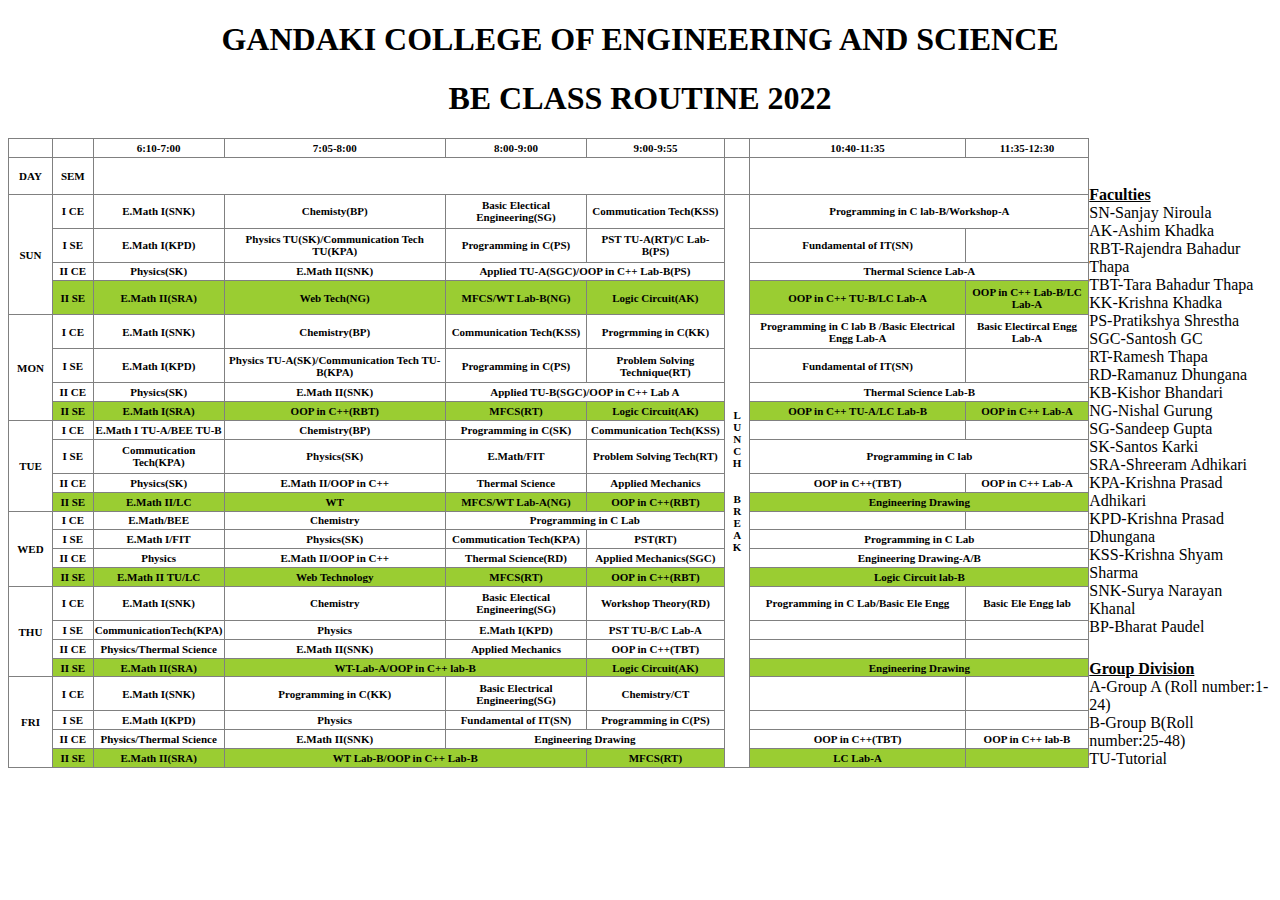
<file: Assigment/Assignment 4/Index.html>
<!DOCTYPE html>
<html lang="en">
<head>
    <meta charset="UTF-8">
    <meta http-equiv="X-UA-Compatible" content="IE=edge">
    <meta name="viewport" content="width=device-width, initial-scale=1.0">
    <title>Routine</title>
    <style>
        h1{
            text-align: center;
        }
        section{
            display: flex;
            gap: 0;
        }
        table{
            text-align: center;
            border-collapse: collapse;
            margin: 0 auto;
            width: auto;
            font-size: 11px;
            font-weight: 600;

        }
        th{
            padding: 8px;
        }
        .my-class{
            background-color: yellowgreen;
        }
        .teachers{
            font-size: 1rem;
            margin-top: 3rem;
        }
        span{
            font-weight: bold;
            text-decoration: underline;
        }
        .group{
            margin-top: 1.5rem;

        }
        

    </style>
</head>
<!--I sem ko 2nd 3rd line-->
<body>
    <h1>GANDAKI COLLEGE OF ENGINEERING AND SCIENCE</h1>
    <h1>BE CLASS ROUTINE 2022</h1>
    <section>
    <table border="1">
        <tr>
            <td>&nbsp;</td>
            <td>&nbsp;</td>
            <td>6:10-7:00</td>
            <td>7:05-8:00</td>
            <td>8:00-9:00</td>
            <td>9:00-9:55</td>
            <td>&nbsp;</td>
            <td>10:40-11:35</td>
            <td>11:35-12:30</td>

        </tr>
        <tr>
            <th>DAY</th>
            <th>SEM</th>
            <td colspan="4"></td>
            <td>&nbsp;</td>
            <td colspan="2"></td>
        </tr>
            <!--Sunday-->
            <th rowspan="4">SUN</th>
            <td>I CE</td>
            <td>E.Math I(SNK)</td>
            <td>Chemisty(BP)</td>
            <td>Basic Electical Engineering(SG)</td>
            <td>Commutication Tech(KSS)</td>
            <th rowspan="30">L <br> U <br> N <br> C <br> H <br> <br> <br>   B <br> R <br> E <br> A <br> K <br></th>
            <td colspan="2">Programming in C lab-B/Workshop-A</td>
        </tr>

        <tr>
            <td>I SE</td>
            <td>E.Math I(KPD)</td>
            <td>Physics TU(SK)/Communication Tech TU(KPA)</td>
            <td>Programming in C(PS)</td>
            <td>PST TU-A(RT)/C Lab-B(PS)</td>
            <td>Fundamental of IT(SN)</td>
            <td>&nbsp;</td>
        </tr>

        <tr>
            <td>II CE</td>
            <td>Physics(SK)</td>
            <td>E.Math II(SNK)</td>
            <td colspan="2">Applied TU-A(SGC)/OOP in C++ Lab-B(PS)</td>
            <td colspan="2">Thermal Science Lab-A</td>
        </tr>

        <tr class="my-class" align="center">
            <td>II SE</td>
            <td>E.Math II(SRA)</td>
            <td>Web Tech(NG)</td>
            <td>MFCS/WT Lab-B(NG)</td>
            <td>Logic Circuit(AK)</td>
            <td>OOP in C++ TU-B/LC Lab-A</td>
            <td>OOP in C++ Lab-B/LC Lab-A</td>
        </tr>
        <!--MONDAY-->
        <tr>
            <th rowspan="4">MON</th>
            <td>I CE</td>
            <td>E.Math I(SNK)</td>
            <td>Chemistry(BP)</td>
            <td>Communication Tech(KSS)</td>
            <td>Progrmming in C(KK)</td>
            <td>Programming in C lab B /Basic Electrical Engg Lab-A</td>
            <td>Basic Electircal Engg Lab-A</td>
        </tr>

        <tr>
            <td>I SE</td>
            <td>E.Math I(KPD)</td>
            <td>Physics TU-A(SK)/Communication Tech TU-B(KPA)</td>
            <td>Programming in C(PS)</td>
            <td>Problem Solving Technique(RT)</td>
            <td>Fundamental of IT(SN)</td>
            <td>&nbsp;</td>
        </tr>

        <tr>
            <td>II CE</td>
            <td>Physics(SK)</td>
            <td>E.Math II(SNK)</td>
            <td colspan="2">Applied TU-B(SGC)/OOP in C++ Lab A</td>
            <td colspan="2">Thermal Science Lab-B</td>
        </tr>

        <tr class="my-class" align="center">
            <td>II SE</td>
            <td>E.Math I(SRA)</td>
            <td>OOP in C++(RBT)</td>
            <td>MFCS(RT)</td>
            <td>Logic Circuit(AK)</td>
            <td>OOP in C++ TU-A/LC Lab-B</td>
            <td>OOP in C++ Lab-A</td>
            
        </tr>

        <tr>
            <th rowspan="4">TUE</th>
            <td>I CE</td>
            <td>E.Math I TU-A/BEE TU-B</td>
            <td>Chemistry(BP)</td>
            <td>Programming in C(SK)</td>
            <td>Communication Tech(KSS)</td>
            <td>&nbsp;</td>
            <td>&nbsp;</td>
        </tr>

        <tr>
            <td>I SE</td>
            <td>Commutication Tech(KPA)</td>
            <td>Physics(SK)</td>
            <td>E.Math/FIT</td>
            <td>Problem Solving Tech(RT)</td>
            <td colspan="2">Programming in C lab</td>
        </tr>
            
        <tr>
            <td>II CE</td>
            <td>Physics(SK)</td>
            <td>E.Math II/OOP in C++</td>
            <td>Thermal Science</td>
            <td>Applied Mechanics</td>
            <td>OOP in C++(TBT)</td>
            <td>OOP in C++ Lab-A</td>
        </tr>

        <tr class="my-class" align="center">
            <td>II SE</td>
            <td>E.Math II/LC</td>
            <td>WT</td>
            <td>MFCS/WT Lab-A(NG)</td>
            <td>OOP in C++(RBT)</td>
            <td colspan="2">Engineering Drawing</td>
        </tr>

        <tr>
            <th rowspan="4">WED</th>
            <td>I CE</td>
            <td>E.Math/BEE</td>
            <td>Chemistry</td>
            <td colspan="2">Programming in C Lab</td>
            <td>&nbsp;</td>
            <td>&nbsp;</td>
        </tr>

        <tr>
            <td>I SE</td>
            <td>E.Math I/FIT</td>
            <td>Physics(SK)</td>
            <td>Commutication Tech(KPA)</td>
            <td>PST(RT)</td>
            <td colspan="2">Programming in C Lab</td>
        </tr>

        <tr>
            <td>II CE</td>
            <td>Physics</td>
            <td>E.Math II/OOP in C++</td>
            <td>Thermal Science(RD)</td>
            <td>Applied Mechanics(SGC)
            </td>
            <td colspan="2">Engineering Drawing-A/B</td>
        </tr>

        <tr class="my-class" align="center">
            <td>II SE</td>
            <td>E.Math II TU/LC</td>
            <td>Web Technology</td>
            <td>MFCS(RT)</td>
            <td>OOP in C++(RBT)</td>
            <td colspan="2">Logic Circuit lab-B</td>
        </tr>

        <tr>
            <th rowspan="4">THU</th>
            <td>I CE</td>
            <td>E.Math I(SNK)</td>
            <td>Chemistry</td>
            <td>Basic Electical Engineering(SG)</td>
            <td>Workshop Theory(RD)</td>
            <td>Programming in C Lab/Basic Ele Engg</td>
            <td>Basic Ele Engg lab</td>
        </tr>

        <tr>
            <td>I SE</td>
            <td>CommunicationTech(KPA)</td>
            <td>Physics</td>
            <td>E.Math I(KPD)</td>
            <td>PST TU-B/C Lab-A</td>
            <td>&nbsp;</td>
            <td>&nbsp;</td>
        </tr>

        <tr>
            <td>II CE</td>
            <td>Physics/Thermal Science</td>
            <td>E.Math II(SNK)</td>
            <td>Applied Mechanics</td>
            <td>OOP in C++(TBT)</td>
            <td>&nbsp;</td>
            <td>&nbsp;</td>
        </tr>

        <tr class="my-class" align="center">
            <td>II SE</td>
            <td>E.Math II(SRA)</td>
            <td colspan="2">WT-Lab-A/OOP in C++ lab-B</td>
            <td>Logic Circuit(AK)</td>
            <td colspan="2">Engineering Drawing</td>
        </tr>

        <tr>
            <th rowspan="4">FRI</th>
            <td>I CE</td>
            <td>E.Math I(SNK)</td>
            <td>Programming in C(KK)</td>
            <td>Basic Electrical Engineering(SG)</td>
            <td>Chemistry/CT</td>
            <td>&nbsp;</td>
            <td>&nbsp;</td>
        </tr>

        <tr>
            <td>I SE</td>
            <td>E.Math I(KPD)</td>
            <td>Physics</td>
            <td>Fundamental of IT(SN)</td>
            <td>Programming in C(PS)</td>
            <td>&nbsp;</td>
            <td>&nbsp;</td>
        </tr>

        <tr>
            <td>II CE</td>
            <td>Physics/Thermal Science</td>
            <td>E.Math II(SNK)</td>
            <td colspan="2">Engineering Drawing</td>
            <td>OOP in C++(TBT)</td>
            <td>OOP in C++ lab-B</td>
        </tr>

        <tr class="my-class" align="center">
            <td>II SE</td>
            <td>E.Math II(SRA)</td>
            <td colspan="2">WT Lab-B/OOP in C++ Lab-B</td>
            <td>MFCS(RT)</td>
            <td>LC Lab-A</td>
            <td>&nbsp;</td>
        </tr>
    </table>
        <div class="teachers">
            <span>Faculties <br/> </span> 
            SN-Sanjay Niroula <br/>
            AK-Ashim Khadka <br/>
            RBT-Rajendra Bahadur Thapa <br/>
            TBT-Tara Bahadur Thapa <br/>
            KK-Krishna Khadka <br/>
            PS-Pratikshya Shrestha <br/>
            SGC-Santosh GC <br/>
            RT-Ramesh Thapa <br/>
            RD-Ramanuz Dhungana <br/>
            KB-Kishor Bhandari <br/>
            NG-Nishal Gurung <br/>
            SG-Sandeep Gupta <br/>
            SK-Santos Karki <br/>
            SRA-Shreeram Adhikari <br/>
            KPA-Krishna Prasad Adhikari 
            <br/>
            KPD-Krishna Prasad Dhungana <br/>
            KSS-Krishna Shyam Sharma <br/>
            SNK-Surya Narayan Khanal <br/>
            BP-Bharat Paudel <br/>
            <div class="group" >
                <span>Group Division</span><br/>
                A-Group A (Roll number:1-24) <br/>
                B-Group B(Roll number:25-48) <br/>
                TU-Tutorial <br/>
            </div>
        </div>
        </section>

</body>
</html>
</file>
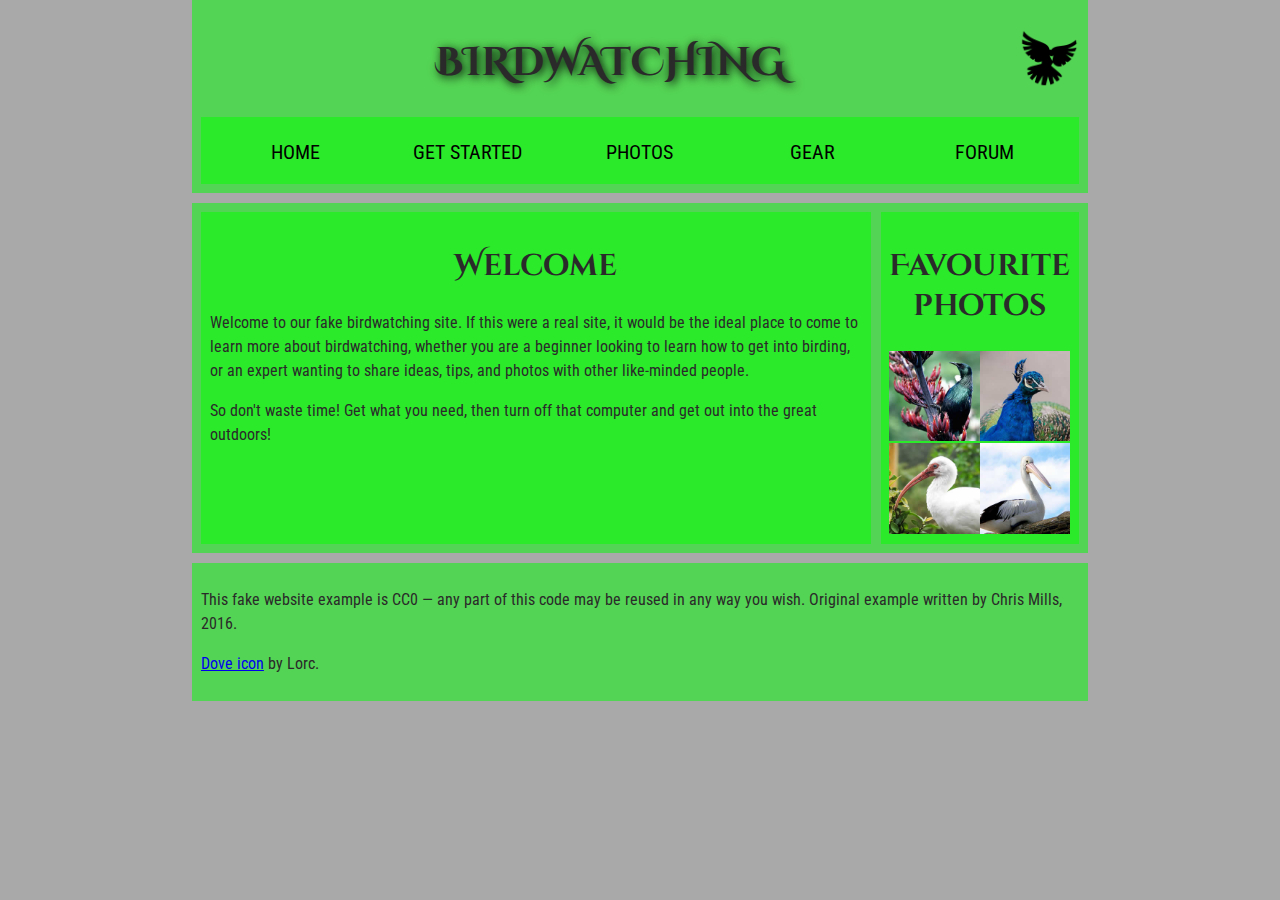
<file: Assigment/Assignment3/index.html>
<!DOCTYPE html>
<html lang="en">
  <head>
    <meta charset="utf-8">
    <title>Birdwatching</title>
    <link href="https://fonts.googleapis.com/css?family=Roboto+Condensed:300%7CCinzel+Decorative:700" rel="stylesheet">
    <link rel="stylesheet" href="style.css">

    <!--[if lt IE 9]>
      <script src="https://cdnjs.cloudflare.com/ajax/libs/html5shiv/3.7.3/html5shiv.js"></script>
    <![endif]-->
  </head>

  <body>
    <header>
      <h1>Birdwatching</h1>
      <img src="dove.png" alt="a simple dove logo">
     
      <nav><ul>
        <li><span>Home</span></li>
        <li><a href="#">Get started</a></li>
        <li><a href="#">Photos</a></li>
        <li><a href="#">Gear</a></li>
        <li><a href="#">Forum</a></li>
      </ul>
      </nav>

      
    </header>
      
    <main>
      <section>
        <h2>Welcome</h2>

        <p>Welcome to our fake birdwatching site. If this were a real site, it would be the ideal place to come to learn more about birdwatching, whether you are a beginner looking to learn how to get into birding, or an expert wanting to share ideas, tips, and photos with other like-minded people.</p>
  
        <p>So don't waste time! Get what you need, then turn off that computer and get out into the great outdoors!</p>
      </section>

      <aside>
        <h2>Favourite photos</h2>

      <a href="favorite-1.jpg"><img src="favorite-1_th.jpg" alt="Small black bird, black claws, long black slender beak, links to larger version of the image"></a>
      <a href="favorite-2.jpg"><img src="favorite-2_th.jpg" alt="Top half of a pretty bird with bright blue plumage on neck, light colored beak, blue headdress, links to larger version of the image"></a>
      <a href="favorite-3.jpg"><img src="favorite-3_th.jpg" alt="Top half of a large bird with white plumage, very long curved narrow light colored break, links to larger version of the image"></a>
      <a href="favorite-4.jpg"><img src="favorite-4_th.jpg" alt="Large bird, mostly white plumage with black plumage on back and rear, long straight white beak, links to larger version of the image"></a>
      </aside>

    </main>

    <footer><p>This fake website example is CC0 — any part of this code may be reused in any way you wish. Original example written by Chris Mills, 2016.</p>

      <p><a href="http://game-icons.net/lorc/originals/dove.html">Dove icon</a> by Lorc.</p></footer>  
    

  </body>
</html>
</file>
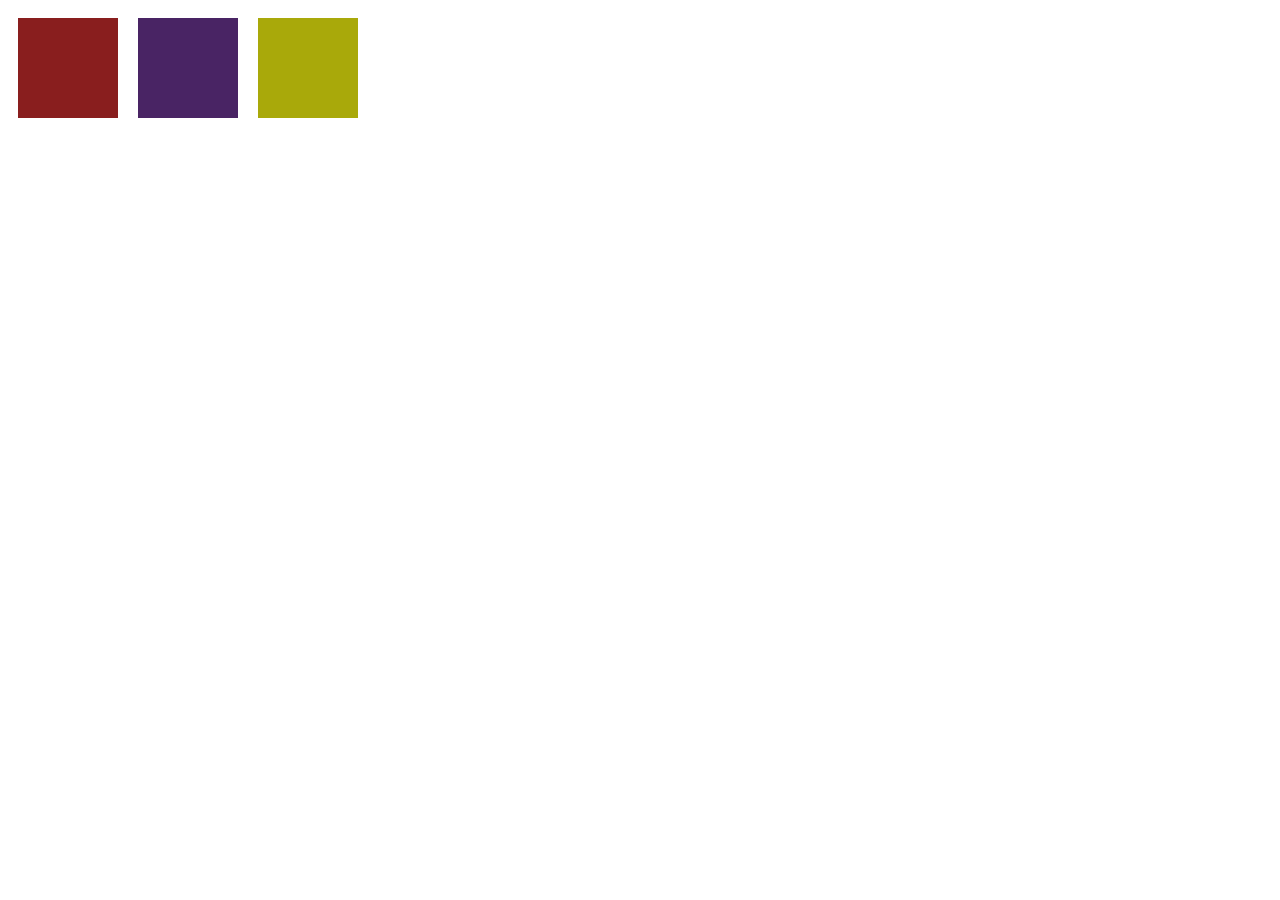
<file: Assigment/Assignment5/index.html>
<!DOCTYPE html>
<html lang="en">
<head>
    <meta charset="UTF-8">
    <meta http-equiv="X-UA-Compatible" content="IE=edge">
    <meta name="viewport" content="width=device-width, initial-scale=1.0">
    <title>Assignment 5</title>
    <style>
        .box{
            height: 100px;
            width: 100px;
            margin: 10px;
        }
        .container{
            display: flex;
            justify-content: flex-start;
        }
    </style>
</head>
<body onload="move('box')">
    <div class="container">
        <div style="background:rgb(137, 30, 30) ;" class="box"> </div>
        <div style="background: rgb(73, 36, 100);" class="box"></div>
        <div style="background: rgb(169, 169, 10);" class="box"></div>
    </div>
    

    <script>
        var chooseElement;

        const move = function(element){
            const elements = document.querySelectorAll(".box");
            elements.forEach(element=>{
                element.addEventListener("mousedown",()=>{
                    element.style.position='absolute';
                    chooseElement=element;

                    document.onmousemove = (e)=>{
                        var x =e.pageX
                        var y =e.pageY

                        chooseElement.style.left=x + 'px';
                        chooseElement.style.top=y + 'px';
                    }
                    document.onmouseup = (e)=>{
                        chooseElement=null;
                    }
                    
                })
            })
        }
    </script>
</body>
</html>
</file>
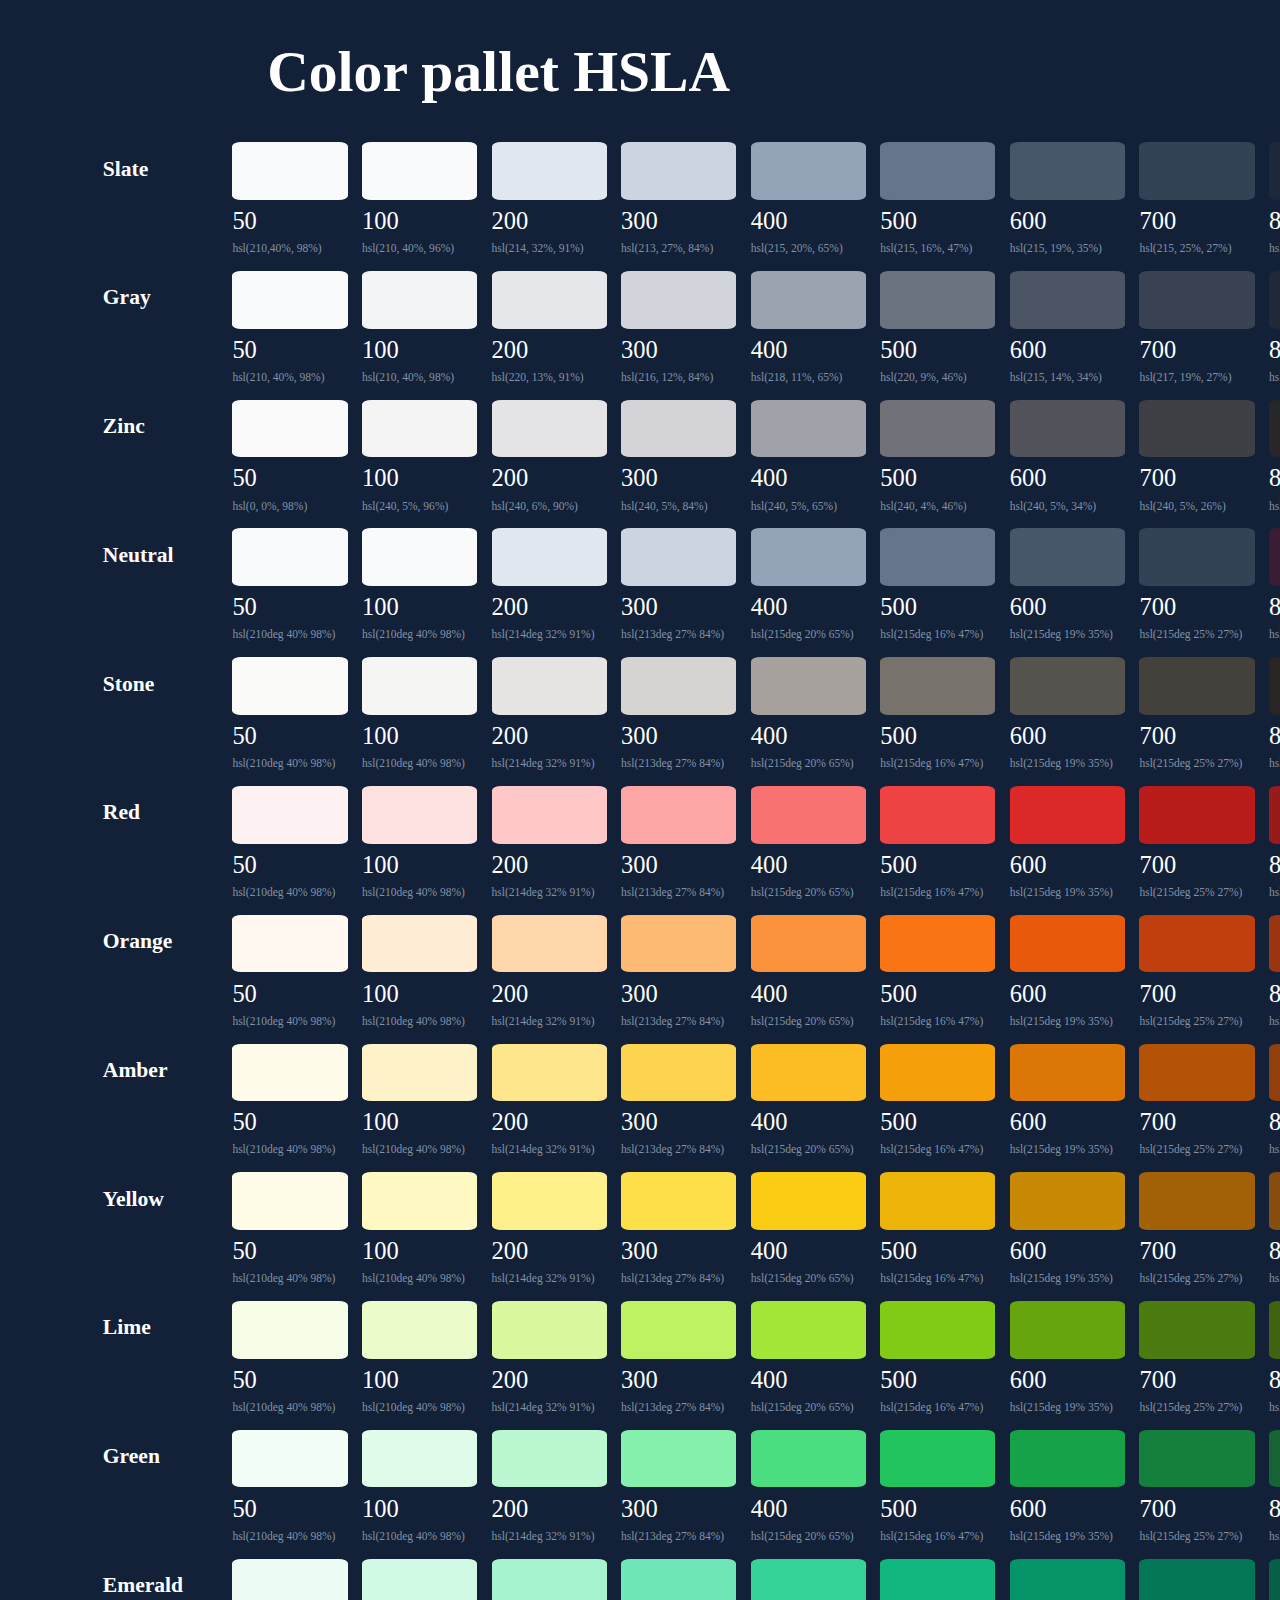
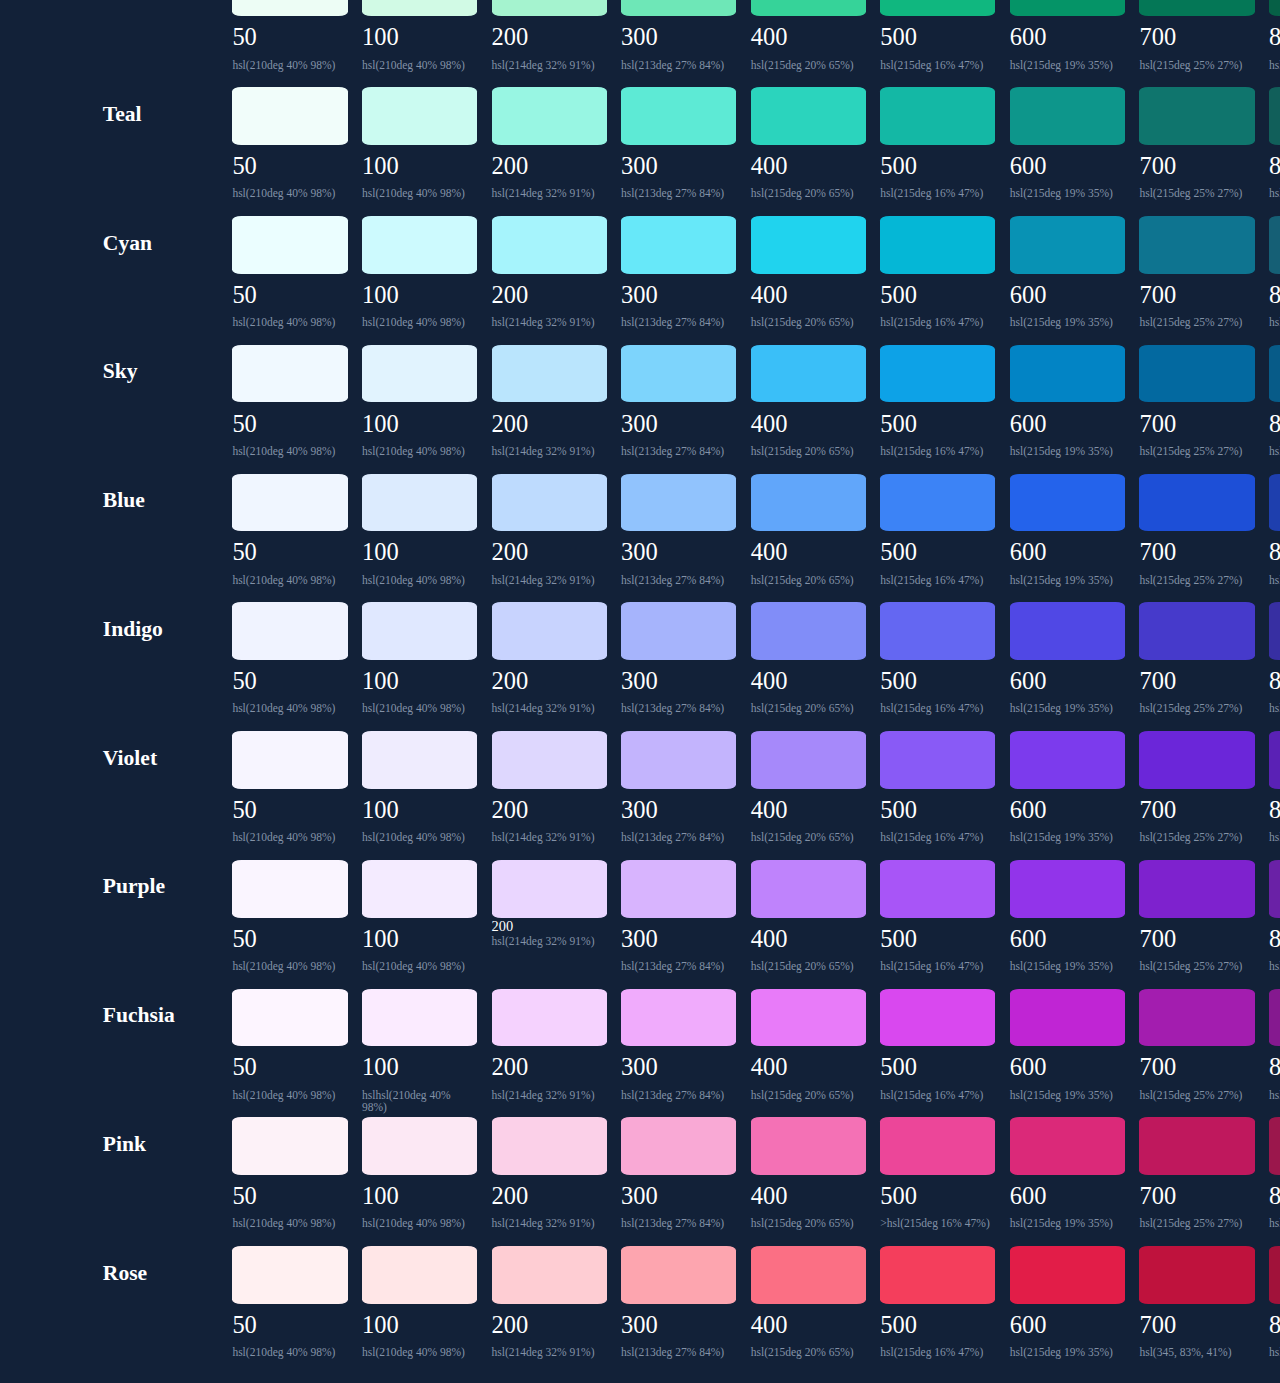
<file: lab/Lab3/index.html>
<!DOCTYPE html>
<html lang="en">
<head>
  <meta charset="UTF-8">
  <meta http-equiv="X-UA-Compatible" content="IE=edge">
  <meta name="viewport" content="width=<device-width>, initial-scale=1.0">
   <link rel="stylesheet" href="style.css">
  <title>Color Pallet</title>

</head>
<body>
  <header>
    <h1>Color pallet HSLA</h1>
  </header>
  <main> 
    <section>
      <div class="grid">
        <!---------------------------Slate-------------------------------------->
        <a class="name">Slate</a>
        <a>
          <span class="slate1"></span>
          <span class="number">50</span>
          <span class="color">hsl(210,40%, 98%)</span>
          </a>
        <a>
          <span class="slate2"></span>
          <span class="number"> 100</span>
          <span class="color">hsl(210, 40%, 96%)</span>
        </a>
        <a>
          <span class="slate3"></span>
          <span class="number"> 200</span>
          <span class="color">hsl(214, 32%, 91%)
        </a>
        <a>
          <span class="slate4"></span>
          <span class="number"> 300</span>
          <span class="color">hsl(213, 27%, 84%)
        </a>
        <a>
          <span class="slate5"></span>
          <span class="number"> 400</span>
          <span class="color">hsl(215, 20%, 65%)
        </a>
        <a>
          <span class="slate6"></span>
          <span class="number"> 500</span>
          <span class="color">hsl(215, 16%, 47%)
        </a>
        <a>
          <span class="slate7"></span>
          <span class="number"> 600</span>
          <span class="color">hsl(215, 19%, 35%)
        </a>
        <a>
          <span class="slate8"></span >
          <span class="number"> 700</span>
          <span class="color">hsl(215, 25%, 27%)
        </a>
        <a>
          <span class="slate9"></span>
          <span class="number"> 800</span>
          <span class="color">hsl(217, 33%, 17%)
        </a>
        <a>
          <span class="slate10"></span>
          <span class="number">900</span>
          <span class="color">hsl(222, 47%, 11%)
        </a>
        <!---------------------------Gray-------------------------------------->
        <a class="name">Gray</a>
        <a>
          <span class="Gray1"></span>
          <span class="number">50</span>
          <span class="color">hsl(210,
          40%, 98%)</span>
          </a
        >
        <a
          >
          <span class="Gray2"></span>
          <span class="number">100</span>
          <span class="color">hsl(210,
          40%, 98%)</span>
          </a
        >
        <a
          >
          <span class="Gray3"></span>
          <span class="number">200</span>
          <span class="color">hsl(220, 13%, 91%)</span></a
        >
        <a>
          <span class="Gray4"></span>
          <span class="number">300</span>
          <span class="color">hsl(216, 12%, 84%)</span>
        </a>
        <a>
          <span class="Gray5"></span>
          <span class="number">400</span>
          <span class="color">hsl(218, 11%, 65%)</span>
        </a>
        <a><span class="Gray6"></span>
          <span class="number">500</span>
          <span class="color">hsl(220, 9%, 46%)</span>
        </a>
        <a>
          <span class="Gray7"></span>
          <span class="number">600</span>
          <span class="color">	hsl(215, 14%, 34%)</span>
        </a>
        <a>
          <span class="Gray8"></span>
          <span class="number">700</span>
          <span class="color">hsl(217, 19%, 27%)</span>
        </a>
        <a>
          <span class="Gray9"></span>
          <span class="number">800</span>
          <span class="color">hsl(215, 28%, 17%)</span>
        </a>
        <a>
          <span class="Gray10"></span>
          <span class="number">900</span>
          <span class="color">hsl(221, 39%, 11%)</span>
        </a>
        <!---------------------------Zinc-------------------------------------->
        <a class="name">Zinc</a>
        <a>
          <span class="zinc1"></span>
          <span class="number">50</span>
          <span class="color">hsl(0, 0%, 98%)</span>
        </a>
        <a>
          <span class="zinc2"></span>
          <span class="number">100</span>
          <span class="color">hsl(240, 5%, 96%)</span>
        </a>
        <a>
          <span class="zinc3"></span>
          <span class="number">200</span>
          <span class="color">hsl(240, 6%, 90%)</span>
        </a>
        <a>
          <span class="zinc4"></span>
          <span class="number">300</span>
          <span class="color">hsl(240, 5%, 84%)</span>
        </a>
        <a>
          <span class="zinc5"></span>
          <span class="number">400</span>
          <span class="color">hsl(240, 5%, 65%)</span>
        </a>
        <a>
          <span class="zinc6"></span>
          <span class="number">500</span>
          <span class="color">hsl(240, 4%, 46%)</span>
        </a>
        <a>
          <span class="zinc7"></span>
          <span class="number">600</span>
          <span class="color">hsl(240, 5%, 34%)</span>
          </a>
        <a>
          <span class="zinc8"></span>
          <span class="number">700</span>
          <span class="color">hsl(240, 5%, 26%)</span>
        </a>
        <a>
          <span class="zinc9"></span>
          <span class="number">800</span>
          <span class="color">hsl(240, 4%, 16%)</span>
        </a>
        <a>
          <span class="zinc10"></span>
          <span class="number">900</span>
          <span class="color">hsl(240, 6%, 10%)</span>
        </a>
        <!---------------------------Neutral-------------------------------------->
        <a class="name">Neutral</a>
        <a>
          <span class="neutral1"></span>
          <span class="number">50</span>
          <span class="color">hsl(210deg 40% 98%)</span>
        </a>
        <a>
          <span class="neutral2"></span>
          <span class="number">100</span>
          <span class="color">hsl(210deg 40% 98%)</span>
        </a>
        <a>
          <span class="neutral3"></span>
          <span class="number">200</span>
          <span class="color">hsl(214deg 32% 91%)</span>
        </a>
        <a>
          <span class="neutral4"></span>
          <span class="number">300</span>
          <span class="color">hsl(213deg 27% 84%)</span>
        </a>
        <a>
          <span class="neutral5"></span>
          <span class="number">400</span>
          <span class="color">hsl(215deg 20% 65%)</span>
        </a>
        <a>
          <span class="neutral6"></span>
          <span class="number">500</span>
          <span class="color">hsl(215deg 16% 47%)</span>
        </a>
        <a>
          <span class="neutral7"></span>
          <span class="number">600</span>
          <span class="color">hsl(215deg 19% 35%)</span>
        </a>
        <a>
          <span class="neutral8"></span>
          <span class="number">700</span>
          <span class="color">hsl(215deg 25% 27%)</span>
        </a>
        <a>
          <span class="neutral9"></span>
          <span class="number">800</span>
          <span class="color">hsl(217deg 33% 17%)</span>
        </a>
        <a>
          <span class="neutral10"></span>
          <span class="number">900</span>
          <span class="color">hsl(222deg 47% 11%)</span>
        </a>
        <!---------------------------Stone-------------------------------------->
        <a class="name">Stone</a>
        <a>
          <span class="stone1"></span>
          <span class="number">50</span>
          <span class="color">hsl(210deg 40% 98%)</span>
        </a>
        <a>
          <span class="stone2"></span>
          <span class="number">100</span>
          <span class="color">hsl(210deg 40% 98%)</span>
        </a>
        <a>
          <span class="stone3"></span>
          <span class="number">200</span>
          <span class="color">hsl(214deg 32% 91%)</span>
        </a>
        <a>
          <span class="stone4"></span>
          <span class="number">300</span>
          <span class="color">hsl(213deg 27% 84%)</span>
        </a>
        <a>
          <span class="stone5"></span>
          <span class="number">400</span>
          <span class="color">hsl(215deg 20% 65%)</span>
        </a>
        <a>
          <span class="stone6"></span>
          <span class="number">500</span>
          <span class="color">hsl(215deg 16% 47%) </span>
        </a>
        <a>
          <span class="stone7"></span>
          <span class="number">600</span>
          <span class="color">hsl(215deg 19% 35%)</span>
        </a>
        <a>
          <span class="stone8"></span>
          <span class="number">700</span>
          <span class="color">hsl(215deg 25% 27%)</span>
        </a>
        <a>
          <span class="stone9"></span>
          <span class="number">800</span>
          <span class="color">hsl(217deg 33% 17%)</span>
        </a>
        <a>
          <span class="stone10"></span>
          <span class="number">900</span>
          <span class="color">hsl(222deg 47% 11%)</span>
        </a>
        <!---------------------------Red-------------------------------------->
        <a class="name">Red</a>
        <a>
          <span class="red1"></span>
          <span class="number">50</span>
          <span class="color">hsl(210deg 40% 98%)</span>
        </a>
        <a>
          <span class="red2"></span>
          <span class="number">100</span>
          <span class="color">hsl(210deg 40% 98%)</span>
        </a>
        <a>
          <span class="red3"></span>
          <span class="number">200</span>
          <span class="color">hsl(214deg 32% 91%)</span>
        </a>
        <a
          >
          <span class="red4"></span>
          <span class="number">300</span>
          <span class="color">hsl(213deg 27% 84%)</span>
        </a>
        <a>
          <span class="red5"></span>
          <span class="number">400</span>
          <span class="color">hsl(215deg 20% 65%)</span>
        </a>
        <a>
          <span class="red6"></span>
          <span class="number">500</span>
          <span class="color">hsl(215deg 16% 47%)</span>
        </a >
        <a>
          <span class="red7"></span>
          <span class="number">600</span>
          <span class="color">hsl(215deg 19% 35%)</span>
        </a>
        <a>
          <span class="red8"></span>
          <span class="number">700</span>
          <span class="color">hsl(215deg 25% 27%)</span>
        </a>
        <a>
          <span class="red9"></span>
          <span class="number">800</span>
          <span class="color">hsl(217deg 33% 17%)</span>
        </a>
        <a
          ><span class="red10"></span>
          <span class="number">900</span>
          <span class="color">hsl(222deg 47% 11%)</span>
        </a>
        <!---------------------------Orange-------------------------------------->
        <a class="name">Orange</a>
        <a>
          <span class="orange1"></span>
          <span class="number">50</span>
          <span class="color">hsl(210deg 40% 98%)</span>
        </a>
        <a>
          <span class="orange2"></span>
          <span class="number">100</span>
          <span class="color">hsl(210deg 40% 98%)</span>
        </a>
        <a>
          <span class="orange3"></span>
          <span class="number">200</span>
          <span class="color">hsl(214deg 32% 91%)</span>
        </a>
        <a>
          <span class="orange4"></span>
          <span class="number">300</span>
          <span class="color">hsl(213deg 27% 84%)</span>
        </a>
        <a>
          <span class="orange5"></span>
          <span class="number">400</span>
          <span class="color"> hsl(215deg 20% 65%)</span>
        </a>
        <a><span class="orange6"></span>
          <span class="number">500</span>
          <span class="color">hsl(215deg 16% 47%)</span>
        </a>
        <a><span class="orange7"></span>
          <span class="number">600</span>
          <span class="color">hsl(215deg 19% 35%)</span>
        </a>
        <a>
          <span class="orange8"></span>
          <span class="number">700</span>
          <span class="color">hsl(215deg 25% 27%)</span>
        </a>
        <a>
          <span class="orange9"></span>
          <span class="number">800</span>
          <span class="color">hsl(217deg 33% 17%)</span>
        </a>
        <a>
          <span class="orange10"></span>
          <span class="number">900</span>
          <span class="color">hsl(222deg 47% 11%)</span>
        </a>
        <!---------------------------Amber-------------------------------------->
        <a class="name">Amber</a>
        <a>
          <span class="amber1"></span>
          <span class="number">50</span>
          <span class="color"> hsl(210deg 40% 98%)</span>
        </a>
        <a>
          <span class="amber2"></span>
          <span class="number">100</span>
          <span class="color">hsl(210deg 40% 98%)</span>
        </a>
        <a>
          <span class="amber3"></span>
          <span class="number">200</span>
          <span class="color"> hsl(214deg 32% 91%)</span>
        </a>
        <a>
          <span class="amber4"></span>
          <span class="number">300</span>
          <span class="color"> hsl(213deg 27% 84%)</span>
        </a>
        <a>
          <span class="amber5"></span>
          <span class="number">400</span>
          <span class="color">hsl(215deg 20% 65%)</span>
        </a >
        <a>
          <span class="amber6"></span>
          <span class="number">500</span>
          <span class="color">hsl(215deg 16% 47%)</span>
        </a>
        <a>
          <span class="amber7"></span>
          <span class="number">600</span>
          <span class="color"> hsl(215deg 19% 35%)</span>
        </a>
        <a>
          <span class="amber8"></span>
          <span class="number">700</span>
          <span class="color">hsl(215deg 25% 27%)</span>
        </a>
        <a>
          <span class="amber9"></span>
          <span class="number">800</span>
          <span class="color">hsl(217deg 33% 17%)</span>
        </a>
        <a>
          <span class="amber10"></span>
          <span class="number">900</span>
          <span class="color">hsl(222deg 47% 11%)</span>
        </a>
        <!---------------------------Yellow-------------------------------------->
        <a class="name">Yellow</a>
        <a>
          <span class="yellow1"></span>
          <span class="number">50</span>
          <span class="color">hsl(210deg 40% 98%)</span>

          </a>
        <a>
          <span class="yellow2"></span>
          <span class="number">100</span>
          <span class="color">hsl(210deg 40% 98%)</span>
        </a>
        <a>
          <span class="yellow3"></span>
          <span class="number">200</span>
          <span class="color">hsl(214deg 32% 91%)</span>
        </a>
        <a>
          <span class="yellow4"></span>
          <span class="number">300</span>
          <span class="color">hsl(213deg 27% 84%)</span>
        </a>
        <a>
          <span class="yellow5"></span>
          <span class="number">400</span>
          <span class="color"> hsl(215deg 20% 65%)</span>
        </a>
        <a>
          <span class="yellow6"></span>
          <span class="number">500</span>
          <span class="color">hsl(215deg 16% 47%)</span>
        </a>
        <a>
          <span class="yellow7"></span>
          <span class="number">600</span>
          <span class="color">hsl(215deg 19% 35%)</span>
        </a>
        <a>
          <span class="yellow8"></span>
          <span class="number">700</span>
          <span class="color">hsl(215deg 25% 27%) </span>
        </a>
        <a>
          <span class="yellow9"></span>
          <span class="number">800</span>
          <span class="color">hsl(217deg 33% 17%) </span>
        </a>
        <a>
          <span class="yellow10"></span>
          <span class="number">900</span>
          <span class="color"> hsl(222deg 47% 11%)</span>
        </a>
        <!---------------------------Lime-------------------------------------->
        <a class="name">Lime</a>
        <a>
          <span class="lime1"></span>
          <span class="number">50</span>
          <span class="color">hsl(210deg 40% 98%)</span>
          </a
        >
        <a>
          <span class="lime2"></span>
          <span class="number">100</span>
          <span class="color"> hsl(210deg 40% 98%)</span>
        </a>
        <a>
          <span class="lime3"></span>
          <span class="number">200</span>
          <span class="color">hsl(214deg 32% 91%)</span>
        </a>
        <a>
          <span class="lime4"></span>
          <span class="number">300</span>
          <span class="color">hsl(213deg 27% 84%)</span>
        </a>
        <a>
          <span class="lime5"></span>
          <span class="number">400</span>
          <span class="color">hsl(215deg 20% 65%)</span>
        </a>
        <a>
          <span class="lime6"></span>
          <span class="number">500</span>
          <span class="color">hsl(215deg 16% 47%)</span>
        </a>
        <a>
          <span class="lime7"></span>
          <span class="number">600</span>
          <span class="color">hsl(215deg 19% 35%)</span>
        </a>
        <a>
          <span class="lime8"></span>
          <span class="number">700</span>
          <span class="color">hsl(215deg 25% 27%)</span>
        </a>
        <a>
          <span class="lime9"></span>
          <span class="number">800</span>
          <span class="color">hsl(217deg 33% 17%)</span
            a>
        <a>
          <span class="lime10"></span>
          <span class="number">900</span>
          <span class="color">hsl(222deg 47% 11%)</span>
        </a>
        <!---------------------------Green-------------------------------------->
        <a class="name">Green</a>
        <a>
          <span class="green1"></span>
          <span class="number">50</span>
          <span class="color">hsl(210deg 40% 98%)</span>
        </a>
        <a>
          <span class="green2"></span>
          <span class="number">100</span>
          <span class="color">hsl(210deg 40% 98%)</span>
        </a>
        <a>
          <span class="green3"></span>
          <span class="number">200</span>
          <span class="color">hsl(214deg 32% 91%)</span>
        </a>
        <a>
          <span class="green4"></span>
          <span class="number">300</span>
          <span class="color">hsl(213deg 27% 84%)</span>
        </a>
        <a>
          <span class="green5"></span>
          <span class="number">400</span>
          <span class="color">hsl(215deg 20% 65%)</span>
        </a>
        <a>
          <span class="green6"></span>
          <span class="number">500</span>
          <span class="color">hsl(215deg 16% 47%)</span>
        </a>
        <a>
          <span class="green7"></span>
          <span class="number">600</span>
          <span class="color">hsl(215deg 19% 35%)</span>
        </a>
        <a><span class="green8"></span>
          <span class="number">700</span>
          <span class="color">hsl(215deg 25% 27%)</span>
        </a>
        <a><span class="green9"></span>
          <span class="number">800</span>
          <span class="color">hsl(217deg 33% 17%) </span>
        </a>
        <a>
          <span class="green10"></span>
          <span class="number">900</span>
          <span class="color">hsl(222deg 47% 11%)</span> 
        </a>
        <!---------------------------Emerald-------------------------------------->
        <a class="name">Emerald</a>
        <a>
          <span class="emerald1"></span>
          <span class="number">50</span>
          <span class="color">hsl(210deg 40% 98%)</span>
        </a>
        <a>
          <span class="emerald2"></span>
          <span class="number">100</span>
          <span class="color">hsl(210deg 40% 98%)</span>
        </a>
        <a><span class="emerald3"></span>
          <span class="number">200</span>
          <span class="color">hsl(214deg 32% 91%)</span>
        </a>
        <a>
          <span class="emerald4"></span>
          <span class="number">300</span>
          <span class="color">hsl(213deg 27% 84%)</span>
        </a>
        <a>
          <span class="emerald5"></span>
          <span class="number">400</span>
          <span class="color">hsl(215deg 20% 65%)</span>
        </a>
        <a><span class="emerald6"></span>
          <span class="number">500</span>
          <span class="color">hsl(215deg 16% 47%)</span>
        </a>
        <a><span class="emerald7"></span>
          <span class="number">600</span>
          <span class="color">hsl(215deg 19% 35%)</span>
        </a>
        <a >
          <span class="emerald8"></span>
          <span class="number">700</span>
          <span class="color">hsl(215deg 25% 27%)</span>
        </a>
        <a>
          <span class="emerald9"></span>
          <span class="number">800</span>
          <span class="color">hsl(217deg 33% 17%)</span>
        <a>
          <span class="emerald10"></span>
          <span class="number">900</span>
          <span class="color">hsl(222deg 47% 11%)</span>
        </a >
        <!---------------------------Teal-------------------------------------->
        <a class="name">Teal</a>
        <a>
          <span class="teal1"></span>
          <span class="number">50</span>
          <span class="color"> hsl(210deg 40% 98%)</span>
        </a>
        <a>
          <span class="teal2"></span>
          <span class="number">100</span>
          <span class="color">hsl(210deg 40% 98%)</span>
        </a>
        <a>
          <span class="teal3"></span>
          <span class="number">200</span>
          <span class="color">hsl(214deg 32% 91%)</span>
        </a>
        <a>
          <span class="teal4"></span>
          <span class="number">300</span>
          <span class="color">hsl(213deg 27% 84%)</span>
        </a>
        <a>
          <span class="teal5"></span>
          <span class="number">400</span>
          <span class="color">hsl(215deg 20% 65%)</span>
        </a>
        <a>
          <span class="teal6"></span>
          <span class="number">500</span>
          <span class="color">hsl(215deg 16% 47%)</span>
        </a>
        <a>
          <span class="teal7"></span>
          <span class="number">600</span>
          <span class="color">hsl(215deg 19% 35%)</span>
        </a>       
        <a>
          <span class="teal8"></span>
          <span class="number">700</span>
          <span class="color">hsl(215deg 25% 27%)</span>
        </a>
        <a>
          <span class="teal9"></span>
          <span class="number">800</span>
          <span class="color">hsl(217deg 33% 17%)</span>
        </a>
        <a
          ><span class="teal10"></span>
          <span class="number">900</span>
          <span class="color">hsl(222deg 47% 11%)</span>
        </a>
        <!---------------------------Cyan-------------------------------------->
        <a class="name">Cyan</a>
        <a>
          <span class="cyan1"></span>
          <span class="number">50</span>
          <span class="color">hsl(210deg 40% 98%)</span>
        </a>
        <a>
          <span class="cyan2"></span>
          <span class="number">100</span>
          <span class="color">hsl(210deg 40% 98%)</span>
        </a>
        <a>
          <span class="cyan3"></span>
          <span class="number">200</span>
          <span class="color">hsl(214deg 32% 91%)</span>
        </a>
        <a>
          <span class="cyan4"></span>
          <span class="number">300</span>
          <span class="color">hsl(213deg 27% 84%)</span>
        </a>
        <a>
          <span class="cyan5"></span>
          <span class="number">400</span>
          <span class="color">hsl(215deg 20% 65%)</span>
        </a>
        <a>
          <span class="cyan6"></span>
          <span class="number">500</span>
          <span class="color">hsl(215deg 16% 47%)</span>
        </a>
        <a
          ><span class="cyan7"></span>
          <span class="number">600</span>
          <span class="color">hsl(215deg 19% 35%)</span>
        </a>
        <a>
          <span class="cyan8"></span>
          <span class="number">700</span>
          <span class="color">hsl(215deg 25% 27%)</span>
        </a >
        <a>
          <span class="cyan9"></span>
          <span class="number">800</span>
          <span class="color">hsl(217deg 33% 17%)</span>
        </a>
        <a>
          <span class="cyan10"></span>
          <span class="number">900</span>
          <span class="color">hsl(222deg 47% 11%)</span>
        </a>
        <!---------------------------Sky-------------------------------------->
        <a class="name">Sky</a>
        <a>
          <span class="sky1"></span>
          <span class="number">50</span>
          <span class="color">hsl(210deg 40% 98%)</span>
        </a>
        <a>
          <span class="sky2"></span>
          <span class="number">100</span>
          <span class="color">hsl(210deg 40% 98%)</span>
        </a>
        <a>
          <span class="sky3"></span>
          <span class="number">200</span>
          <span class="color">hsl(214deg 32% 91%)</span>
        </a>
        <a>
          <span class="sky4"></span>
          <span class="number">300</span>
          <span class="color">hsl(213deg 27% 84%)</span>
        </a>
        <a>
          <span class="sky5"></span>
          <span class="number">400</span>
          <span class="color">hsl(215deg 20% 65%)</span>
        </a>
        <a>
          <span class="sky6"></span>
          <span class="number">500</span>
          <span class="color">hsl(215deg 16% 47%)</span>
        </a>
        <a>
          <span class="sky7"></span>
          <span class="number">600</span>
          <span class="color">hsl(215deg 19% 35%)</span>
        </a>
        <a>
          <span class="sky8"></span>
          <span class="number">700</span>
          <span class="color">hsl(215deg 25% 27%)</span>
        </a>
        <a>
          <span class="sky9"></span>
          <span class="number">800</span>
          <span class="color">hsl(217deg 33% 17%)</span>
        </a>
        <a>
          <span class="sky10"></span>
          <span class="number">900</span>
          <span class="color">hsl(222deg 47% 11%)</span>
        </a>
        <!---------------------------Blue-------------------------------------->
        <a class="name">Blue</a>
        <a>
          <span class="blue1"></span>
          <span class="number">50</span>
          <span class="color">hsl(210deg 40% 98%)</span>
        </a >
        <a>
          <span class="blue2"></span>
          <span class="number">100</span>
          <span class="color">hsl(210deg 40% 98%)</span>
        </a>
        <a>
          <span class="blue3"></span>
          <span class="number">200</span>
          <span class="color">hsl(214deg 32% 91%)</span>
        </a>
        <a>
          <span class="blue4"></span>
          <span class="number">300</span>
          <span class="color"> hsl(213deg 27% 84%)</span>
        </a>
        <a>
          <span class="blue5"></span>
          <span class="number">400</span>
          <span class="color">hsl(215deg 20% 65%)</span>
        </a>
        <a>
          <span class="blue6"></span>
          <span class="number">500</span>
          <span class="color">hsl(215deg 16% 47%) </span>
        </a>
        <a>
          <span class="blue7"></span>
          <span class="number">600</span>
          <span class="color">hsl(215deg 19% 35%)</span>
        </a>
        <a>
          <span class="blue8"></span>
          <span class="number">700</span>
          <span class="color">hsl(215deg 25% 27%) </span>
        </a>
        <a>
          <span class="blue9"></span>
          <span class="number">800</span>
          <span class="color">hsl(217deg 33% 17%)</span>
        </a>
        <a
          ><span class="blue10"></span>
          <span class="number">900</span>
          <span class="color">hsl(222deg 47% 11%)</span>
        </a>
        <!---------------------------Indigo-------------------------------------->
        <a class="name">Indigo</a>
        <a>
          <span class="indigo1"></span>
          <span class="number">50</span>
          <span class="color">hsl(210deg 40% 98%)</span>
        </a>
        <a>
          <span class="indigo2"></span>
          <span class="number">100</span>
          <span class="color">hsl(210deg 40% 98%)</span>
        </a>
        <a>
          <span class="indigo3"></span>
          <span class="number">200</span>
          <span class="color">hsl(214deg 32% 91%)</span>
        </a>
        <a>
          <span class="indigo4"></span>
          <span class="number">300</span>
          <span class="color">hsl(213deg 27% 84%)</span>
        </a>
        <a>
          <span class="indigo5"></span>
          <span class="number">400</span>
          <span class="color">hsl(215deg 20% 65%)</span>
        </a>
        <a>
          <span class="indigo6"></span>
          <span class="number">500</span>
          <span class="color">hsl(215deg 16% 47%)</span>
        </a>
        <a>
          <span class="indigo7"></span>
          <span class="number">600</span>
          <span class="color">hsl(215deg 19% 35%)</span>
        </a >
        <a>
          <span class="indigo8"></span>
          <span class="number">700</span>
          <span class="color">hsl(215deg 25% 27%) </span>
        </a>
        <a>
          <span class="indigo9"></span>
          <span class="number">800</span>
          <span class="color">hsl(217deg 33% 17%) </span>
        </a >
        <a>
          <span class="indigo10"></span>
          <span class="number">900</span>
          <span class="color">hsl(222deg 47% 11%)</span>
        </a>
        <!---------------------------Violet-------------------------------------->
        <a class="name">Violet</a>
        <a>
          <span class="violet1"></span>
          <span class="number">50</span>
          <span class="color">hsl(210deg 40% 98%)</span>
        </a>
        <a>
          <span class="violet2"></span>
          <span class="number">100</span>
          <span class="color">hsl(210deg 40% 98%)</span>
        </a >
        <a>
          <span class="violet3"></span>
          <span class="number">200</span>
          <span class="color">hsl(214deg 32% 91%)</span>
        </a>
        <a>
          <span class="violet4"></span>
          <span class="number">300</span>
          <span class="color">hsl(213deg 27% 84%)</span>
        </a>
        <a>
          <span class="violet5"></span>
          <span class="number">400</span>
          <span class="color">hsl(215deg 20% 65%)</span>
        </a>
        <a>
          <span class="violet6"></span>
          <span class="number">500</span>
          <span class="color">hsl(215deg 16% 47%)</span>
        </a>
        <a>
          <span class="violet7"></span>
          <span class="number">600</span>
          <span class="color">hsl(215deg 19% 35%)</span>
        </a>
        <a>
          <span class="violet8"></span>
          <span class="number">700</span>
          <span class="color">hsl(215deg 25% 27%)</span>
        </a>
        <a>
          <span class="violet9"></span>
          <span class="number">800</span>
          <span class="color">hsl(217deg 33% 17%)</span>
        </a>
        <a>
          <span class="violet10"></span>
          <span class="number">900</span>
          <span class="color">hsl(222deg 47% 11%)</span>
        </a>
        <!---------------------------Purple-------------------------------------->
        <a class="name">Purple</a>
        <a>
          <span class="purple1"></span>
          <span class="number">50</span>
          <span class="color">hsl(210deg 40% 98%)</span>
        </a>
        <a>
          <span class="purple2"></span>
          <span class="number">100</span>
          <span class="color">hsl(210deg 40% 98%)</span> 
        </a>
        <a>
          <span class="purple3"></span
            span class="number">200</span>
            <span class="color">hsl(214deg 32% 91%)</span>
        </a>        
        <a>
          <span class="purple4"></span>
          <span class="number">300</span>
          <span class="color">hsl(213deg 27% 84%)</span>
        </a>
        <a>
          <span class="purple5"></span>
          <span class="number">400</span>
          <span class="color"> hsl(215deg 20% 65%)</span>
        </a>
        <a>
          <span class="purple6"></span>
          <span class="number">500</span>
          <span class="color">hsl(215deg 16% 47%)</span>
        </a>
        <a>
          <span class="purple7"></span>
          <span class="number">600</span>
          <span class="color">hsl(215deg 19% 35%)</span>
        </a>
        <a>
          <span class="purple8"></span>
          <span class="number">700</span>
          <span class="color">hsl(215deg 25% 27%) </span>
        </a>
        <a>
          <span class="purple9"></span>
          <span class="number">800</span>
          <span class="color">hsl(217deg 33% 17%)</span>
        </a>
        <a>
          <span class="purple10"></span>
          <span class="number">900</span>
          <span class="color">hsl(222deg 47% 11%)</span>
        </a>
        <!---------------------------Fuschsia-------------------------------------->
        <a class="name">Fuchsia</a>
        <a>
          <span class="fuchsia1"></span>
          <span class="number">50</span>
          <span class="color">hsl(210deg 40% 98%)</span>
        </a>
        <a>
          <span class="fuchsia2"></span>
          <span class="number">100</span>
          <span class="color">hslhsl(210deg 40% 98%)</span>
        </a>
        <a>
          <span class="fuchsia3"></span>
          <span class="number">200</span>
          <span class="color">hsl(214deg 32% 91%)</span>
        </a>
        <a>
          <span class="fuchsia4"></span>
          <span class="number">300</span>
          <span class="color">hsl(213deg 27% 84%)</span>
        </a>
        <a>
          <span class="fuchsia5"></span>
          <span class="number">400</span>
          <span class="color">hsl(215deg 20% 65%)</span>
        </a>
        <a>
          <span class="fuchsia6"></span>
          <span class="number">500</span>
          <span class="color">hsl(215deg 16% 47%)</span>
        </a>
        <a>
          <span class="fuchsia7"></span>
          <span class="number">600</span>
          <span class="color">hsl(215deg 19% 35%)</span>
        </a>
        <a>
          <span class="fuchsia8"></span>
          <span class="number">700</span>
          <span class="color">hsl(215deg 25% 27%)</span>
        </a>
        <a>
          <span class="fuchsia9"></span>
          <span class="number">800</span>
          <span class="color">hsl(217deg 33% 17%)</span>
        </a>
        <a>
          <span class="fuchsia10"></span>
          <span class="number">900</span>
          <span class="color">hsl(222deg 47% 11%)</span>
        </a>
        <!---------------------------Pink-------------------------------------->
        <a class="name">Pink</a>
        <a>
          <span class="pink1"></span>
          <span class="number">50</span>
          <span class="color">hsl(210deg 40% 98%)</span>
      </a>        
        <a>
          <span class="pink2"></span>
          <span class="number">100</span>
          <span class="color">hsl(210deg 40% 98%)</span>
        </a>
        <a>
          <span class="pink3"></span>
          <span class="number">200</span>
          <span class="color">hsl(214deg 32% 91%)</span>
        </a >
        <a>
          <span class="pink4"></span>
          <span class="number">300</span>
          <span class="color">hsl(213deg 27% 84%)</span>
        </a>
        <a>
          <span class="pink5"></span>
          <span class="number">400</span>
          <span class="color">hsl(215deg 20% 65%)</span>
        </a>
        <a>
          <span class="pink6"></span>
          <span class="number">500</span>
          <span class="color">>hsl(215deg 16% 47%)</span> 
        </a>
        <a>
          <span class="pink7"></span>
          <span class="number">600</span>
          <span class="color"> hsl(215deg 19% 35%)</span></a
        >
        <a>
          <span class="pink8"></span>
          <span class="number">700</span>
          <span class="color">hsl(215deg 25% 27%)</span>
        </a>
        <a>
          <span class="pink9"></span>
          <span class="number">800</span>
          <span class="color">hsl(217deg 33% 17%)</span>
        </a>
        <a
          ><span class="pink10"></span>
          <span class="number">900</span>
          <span class="color">hsl(222deg 47% 11%)</span>
        </a>
        <!---------------------------Rose-------------------------------------->
        <a class="name">Rose</a>
        <a>
          <span class="rose1"></span>
          <span class="number">50</span>
          <span class="color">hsl(210deg 40% 98%)</span>
        </a>
        <a>
          <span class="rose2"></span>
          <span class="number">100</span>
          <span class="color">hsl(210deg 40% 98%)</span>
        </a>
        <a>
          <span class="rose3"></span>
          <span class="number">200</span>
          <span class="color">hsl(214deg 32% 91%)</span>
        </a>
        <a>
          <span class="rose4"></span>
          <span class="number">300</span>
          <span class="color">hsl(213deg 27% 84%)</span>
        </a>
        <a>
          <span class="rose5"></span>
          <span class="number">400</span>
          <span class="color">hsl(215deg 20% 65%)</span>
        </a>
        <a>
          <span class="rose6"></span>
          <span class="number">500</span>
          <span class="color">hsl(215deg 16% 47%)</span>
        </a>
        <a>
          <span class="rose7"></span>
          <span class="number">600</span>
          <span class="color">hsl(215deg 19% 35%)</span>
        </a>
        <a>
          <span class="rose8"></span>
          <span class="number">700</span>
          <span class="color">hsl(345, 83%, 41%)</span>
        </a>
        <a>
          <span class="rose9"></span>
          <span class="number">800</span>
          <span class="color">hsl(343, 80%, 35%)</span>
        </a>
        <a>
          <span class="rose10"></span>
          <span class="number">900</span>
          <span class="color">hsl(342, 76%, 30%)</span>
        </a>
      </div>
    </section>
  </main>
</body>
</html>
</file>
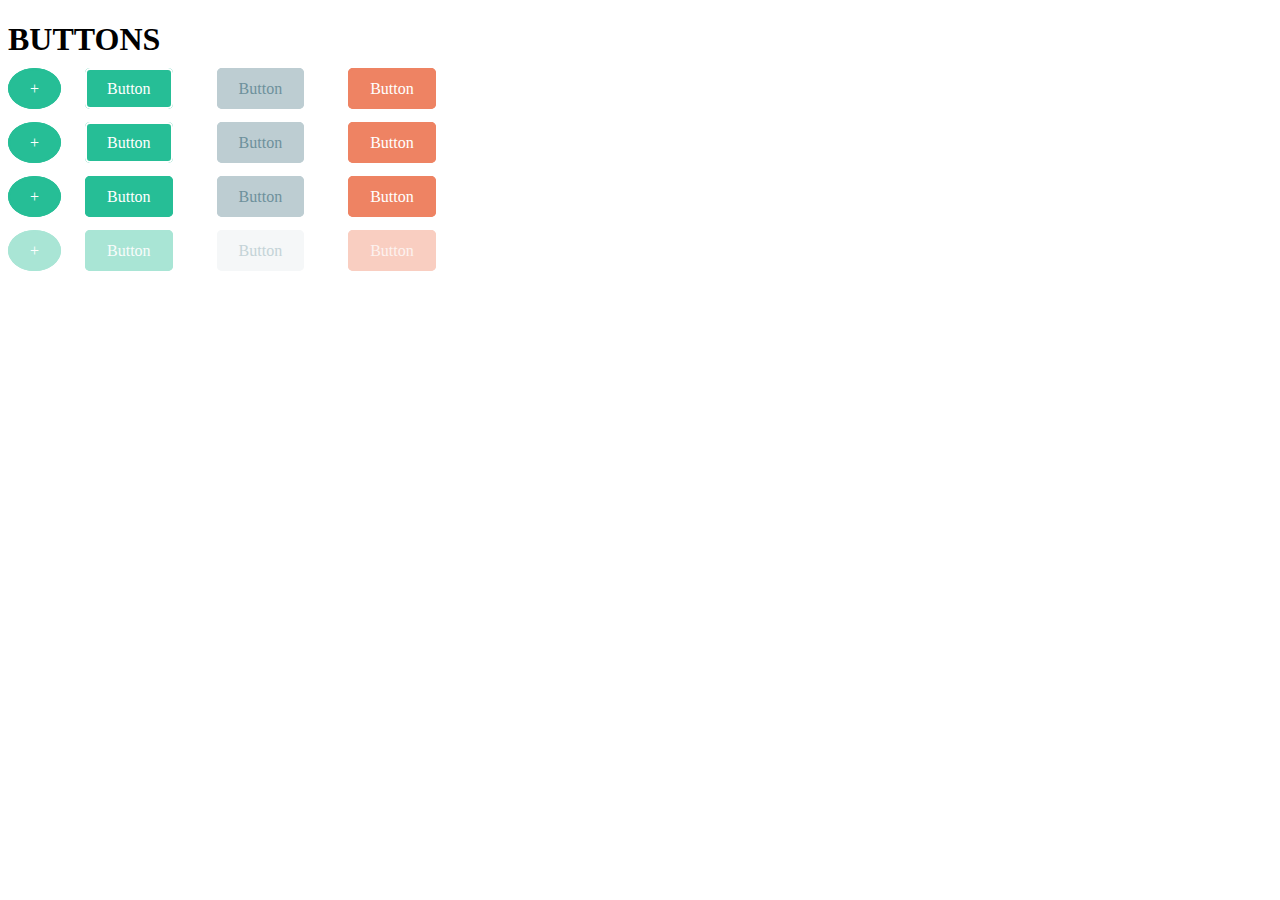
<file: lab/Lab2/button.html>
<!DOCTYPE html>
<html lang="en">
<head>
    <meta charset="UTF-8">
    <meta http-equiv="X-UA-Compatible" content="IE=edge">
    <meta name="viewport" content="width= initial-scale=1.0">
    <title>Document</title>
    <link rel="stylesheet" href="style.css">
    
    
    
</head>

<body>
    <header>
        <h1>BUTTONS</h1>
    </header>

    <div>
        <a href="#" class="plus">+</a>
        <a href="#" class="btn">Button</a>
        <a href="#" class="btn-primary">Button</a>
        <a href="#" class="btn-secondary">Button</a>
    </div>
    
    </br> <br>

    <div>
        <a href="#" class="a">+</a>
        <a href="#" class="btn1">Button</a>
        <a href="#" class="btn-primary1">Button</a>
        <a href="#" class="btn-secondary1">Button</a>
    </div>

    <br> <br>
    <div>
        <a href="#" class="b">+</a>
        <a href="#" class="btn2">Button</a>
        <a href="#" class="btn-primary2">Button</a>
        <a href="#" class="btn-secondary2">Button</a>
    </div>
    <br> <br>

    <div>
        <a href="#" class="c" disabled>+</a>
        <a href="#" class="btn3" disabled>Button</a>
        <a href="#" class="btn-primary3"disabled>Button</a>
        <a href="#" class="btn-secondary3" disabled>Button</a>
    </div>

</body>
</html>
</file>
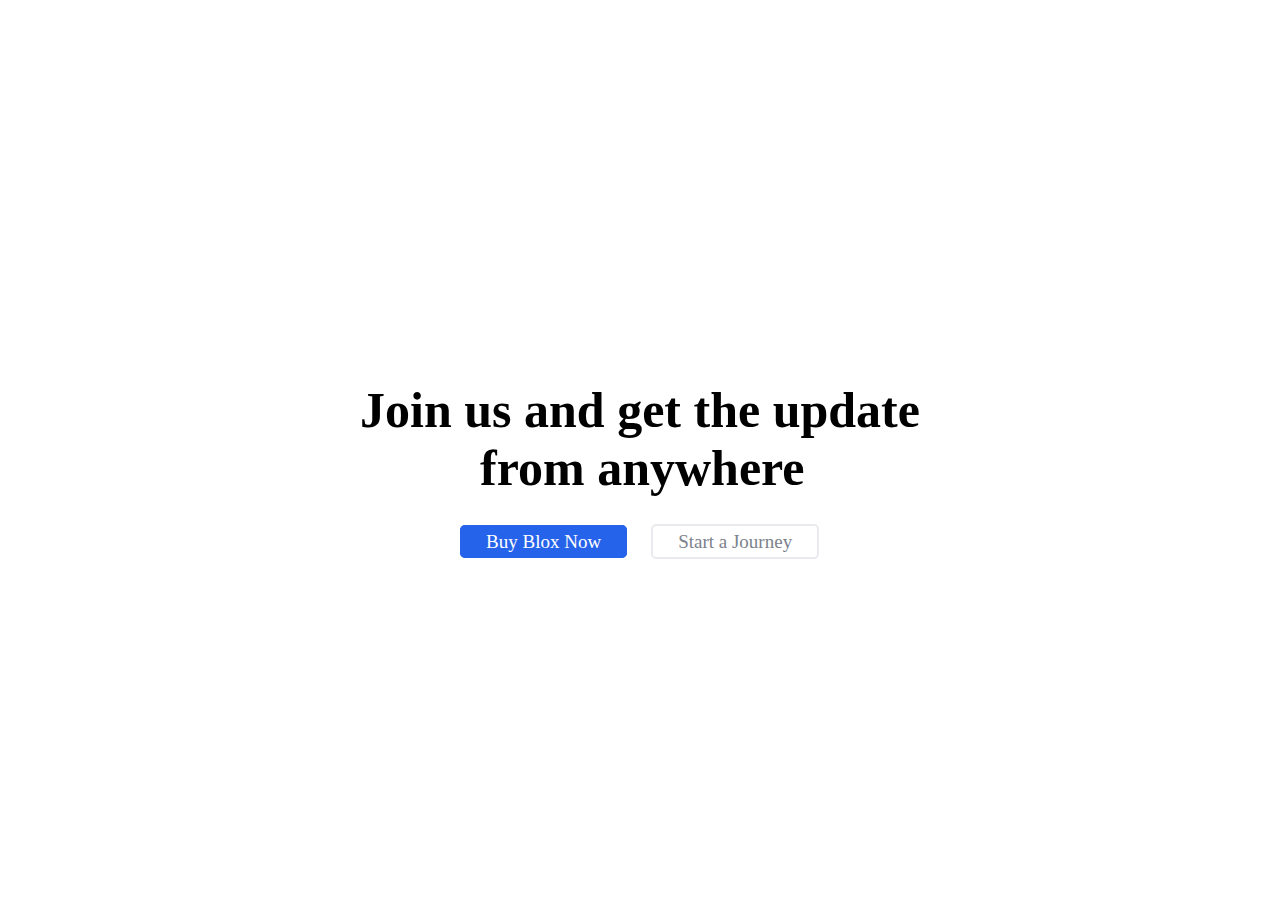
<file: lab/lab4/cta.html>
<!DOCTYPE html>
<html lang="en">
  <head>
    <meta charset="UTF-8" />
    <meta http-equiv="X-UA-Compatible" content="IE=edge" />
    <meta name="viewport" content="width=device-width, initial-scale=1.0" />
    <link href="cta.css" rel="stylesheet" />
    <title>Document</title>
  </head>
  <body>
    <div class="container">
      <div class="top">
        <h1 class="s1">Join us and get the update</br><span class="s2">from anywhere</span>
        </h1>
      </div>

      <div class="bottom">
        <a class="b1">Buy Blox Now</a>
        <a class="b2">Start a Journey</a>
      </div>
    </div>
  </body>
</html>
</file>
<file: Assigment/Assignment3/style.css>
/* || General setup */

html, body {
  margin: 0;
  padding: 0;
}

html {
  font-size: 10px;
  background-color: #a9a9a9;
}

body {
  width: 70%;
  min-width: 800px;
  margin: 0 auto;
}

/* || typography */

h1, h2, h3 {
  font-family: 'Cinzel Decorative', cursive;
  color: #2a2a2a;
}

p, input, li {
  font-family: 'Roboto Condensed', sans-serif;
  color: #2a2a2a;
}

h1 {
  font-size: 4rem;
  text-align: center;
  text-shadow: 2px 2px 10px black;
}

h2 {
  font-size: 3rem;
  text-align: center;
}

h3 {
  font-size: 2.2rem;
}

p, li {
  font-size: 1.6rem;
  line-height: 1.5;
}

/* || header layout */

header {
  margin-bottom: 10px;
  display: flex;
  flex-flow: row wrap;
}

body > * {
  background-color: red;
  padding: 1%;
}

main, header, nav, article, aside, footer, section {
  background-color: rgba(0,255,0,0.5);
  padding: 1%;
}

h1 {
  flex: 5;
  text-transform: uppercase;
}

header img {
  display: block;
  height: 60px;
  padding-top: 20.15px;
}

nav {
  height: 50px;
  flex: 100%;
  display: flex;
}

nav ul {
  padding: 0;
  list-style-type: none;
  flex: 2;
  display: flex;
}

nav li {
  display: inline;
  text-align: center;
  flex: 1;
}

nav a, nav span {
  display: inline-block;
  font-size: 2rem;
  height: 3rem;
  line-height: 1.7;
  text-transform: uppercase;
  text-decoration: none;
  color: black;

}

/* || main layout */

main {
  display: flex;
}

article, section {
  flex: 4;
}

aside {
  flex: 1;
  margin-left: 10px;
  padding: 1%;
}

aside a {
  display: block;
  float: left;
  width: 50%;
}

aside img {
  max-width: 100%;
}

footer {
  margin-top: 10px;
}
</file>
<file: lab/Lab3/style.css>
body {
    background-color: #122138;
  }
  html {
    font-size: 90%;
    font-family: Inter;
  }
  main {
    width: 85%;
    margin: 0rem auto;
  }
  span {
    display: block;
    width: 8rem;
    height: 4rem;
    border: 1px;
    border-radius: 8%;
    color: #ffffff;
  }
  .grid {
    display: grid;
    grid-template-columns: repeat(11, 8rem);
    column-gap: 1rem;
    row-gap: 0rem;
    color: #ffffff;
  }
  h1 {
    font-size: 4rem;
    color: #ffffff;
    margin-left: 18rem;
  }
  .name {
    font-size: 1.5rem;
    font-weight: 600;
    padding-top: 1rem;
  }
  .number {
    margin-top: 0.5rem;
    margin-bottom: 0.5rem;
    height: auto;
    font-size: 1.7rem;
    font-weight: 500;
  }
  .color {
    color: #8392a7;
    font-size: 0.8rem;
    font-weight: 500;
    height: 2rem;
  }
  
  /* ----------------slate-------------------------------*/
  .slate1 {
    background-color: hsl(210, 40%, 98%);
  }
  .slate2 {
    background-color: hsl(210, 40%, 98%);
  }
  .slate3 {
    background-color: hsl(214, 32%, 91%);
  }
  .slate4 {
    background-color: hsl(213, 27%, 84%);
  }
  .slate5 {
    background-color: hsl(215, 20%, 65%);
  }
  .slate6 {
    background-color: hsl(215, 16%, 47%);
  }
  .slate7 {
    background-color: hsl(215, 19%, 35%);
  }
  .slate8 {
    background-color: hsl(215, 25%, 27%);
  }
  .slate9 {
    background-color: hsl(217, 33%, 17%);
  }
  .slate10 {
    background-color: hsl(222, 47%, 11%);
  }
  /* ---------------grey------------------------ */
  .Gray1 {
    background-color: hsl(210, 20%, 98%);
  }
  .Gray2 {
    background-color: hsl(220, 14%, 96%);
  }
  .Gray3 {
    background-color: hsl(220, 13%, 91%);
  }
  .Gray4 {
    background-color: hsl(216, 12%, 84%);
  }
  .Gray5 {
    background-color: hsl(218, 11%, 65%);
  }
  .Gray6 {
    background-color: hsl(220, 9%, 46%);
  }
  .Gray7 {
    background-color: hsl(215, 14%, 34%);
  }
  .Gray8 {
    background-color: hsl(217, 19%, 27%);
  }
  .Gray9 {
    background-color: hsl(215, 28%, 17%);
  }
  .Gray10 {
    background-color: hsl(221, 39%, 11%);
  }
  /*-------------------------Zinc------------------------------*/
  .zinc1 {
    background-color: hsl(0, 0%, 98%);
  }
  .zinc2 {
    background-color: hsl(240, 5%, 96%);
  }
  .zinc3 {
    background-color: hsl(240, 6%, 90%);
  }
  .zinc4 {
    background-color: hsl(240, 5%, 84%);
  }
  .zinc5 {
    background-color: hsl(240, 5%, 65%);
  }
  .zinc6 {
    background-color: hsl(240, 4%, 46%);
  }
  .zinc7 {
    background-color: hsl(240, 5%, 34%);
  }
  .zinc8 {
    background-color: hsl(240, 5%, 26%);
  }
  .zinc9 {
    background-color: hsl(240, 4%, 16%);
  }
  .zinc10 {
    background-color: hsl(240, 6%, 10%);
  }
  /*-------------------------Neutral------------------------------*/
  .neutral1 {
    background-color: hsl(210deg, 40%, 98%);
  }
  .neutral2 {
    background-color: hsl(210deg, 40%, 98%);
  }
  .neutral3 {
    background-color: hsl(214deg, 32%, 91%);
  }
  .neutral4 {
    background-color: hsl(213deg, 27%, 84%);
  }
  .neutral5 {
    background-color: hsl(215deg, 20%, 65%);
  }
  .neutral6 {
    background-color: hsl(215deg, 16%, 47%);
  }
  .neutral7 {
    background-color: hsl(215deg, 19%, 35%);
  }
  .neutral8 {
    background-color: hsl(215deg, 25%, 27%);
  }
  .neutral9 {
    background-color: hsl(2117deg, 33%, 17%);
  }
  .neutral10 {
    background-color: hsl(222deg, 47%, 11%);
  }
  /*-------------------------Stone------------------------------*/
  .stone1 {
    background-color: hsl(60, 9%, 98%);
  }
  
  .stone2 {
    background-color: hsl(60, 5%, 96%);
  }
  
  .stone3 {
    background-color: hsl(20, 6%, 90%);
  }
  
  .stone4 {
    background-color: hsl(24, 6%, 83%);
  }
  
  .stone5 {
    background-color: hsl(24, 5%, 64%);
  }
  
  .stone6 {
    background-color: hsl(25, 5%, 45%);
  }
  
  .stone7 {
    background-color: hsl(33, 5%, 32%);
  }
  
  .stone8 {
    background-color: hsl(30, 6%, 25%);
  }
  
  .stone9 {
    background-color: hsl(12, 6%, 15%);
  }
  
  .stone10 {
    background-color: hsl(24, 10%, 10%);
  }
  
  /* ------------------------ Red ---------------------------- */
  .red1 {
    background-color: hsl(0, 86%, 97%);
  }
  
  .red2 {
    background-color: hsl(0, 93%, 94%);
  }
  
  .red3 {
    background-color: hsl(0, 96%, 89%);
  }
  
  .red4 {
    background-color: hsl(0, 94%, 82%);
  }
  
  .red5 {
    background-color: hsl(0, 91%, 71%);
  }
  
  .red6 {
    background-color: hsl(0, 84%, 60%);
  }
  
  .red7 {
    background-color: hsl(0, 72%, 51%);
  }
  
  .red8 {
    background-color: hsl(0, 74%, 42%);
  }
  
  .red9 {
    background-color: hsl(0, 70%, 35%);
  }
  
  .red10 {
    background-color: hsl(0, 63%, 31%);
  }
  
  /* ---------------------- Orange ------------------------- */
  .orange1 {
    background-color: hsl(33, 100%, 97%);
  }
  
  .orange2 {
    background-color: hsl(34, 100%, 92%);
  }
  
  .orange3 {
    background-color: hsl(32, 98%, 83%);
  }
  
  .orange4 {
    background-color: hsl(31, 97%, 72%);
  }
  
  .orange5 {
    background-color: hsl(27, 96%, 61%);
  }
  
  .orange6 {
    background-color: hsl(25, 95%, 53%);
  }
  
  .orange7 {
    background-color: hsl(21, 90%, 48%);
  }
  
  .orange8 {
    background-color: hsl(17, 88%, 40%);
  }
  
  .orange9 {
    background-color: hsl(15, 79%, 34%);
  }
  
  .orange10 {
    background-color: hsl(15, 75%, 28%);
  }
  
  /* ------------------------------ Amber---------------------  */
  .amber1 {
    background-color: hsl(48, 100%, 96%);
  }
  
  .amber2 {
    background-color: hsl(48, 97%, 89%);
  }
  
  .amber3 {
    background-color: hsl(48, 97%, 77%);
  }
  
  .amber4 {
    background-color: hsl(46, 97%, 65%);
  }
  
  .amber5 {
    background-color: hsl(43, 96%, 56%);
  }
  
  .amber6 {
    background-color: hsl(38, 92%, 50%);
  }
  
  .amber7 {
    background-color: hsl(32, 95%, 44%);
  }
  
  .amber8 {
    background-color: hsl(26, 91%, 37%);
  }
  
  .amber9 {
    background-color: hsl(23, 83%, 31%);
  }
  
  .amber10 {
    background-color: hsl(22, 78%, 27%);
  }
  
  /*----------------------------  Yellow ---------------------------- */
  .yellow1 {
    background-color: hsl(55, 92%, 95%);
  }
  
  .yellow2 {
    background-color: hsl(55, 97%, 88%);
  }
  
  .yellow3 {
    background-color: hsl(53, 98%, 77%);
  }
  
  .yellow4 {
    background-color: hsl(50, 98%, 64%);
  }
  
  .yellow5 {
    background-color: hsl(48, 96%, 53%);
  }
  
  .yellow6 {
    background-color: hsl(45, 93%, 48%);
  }
  
  .yellow7 {
    background-color: hsl(41, 96%, 40%);
  }
  
  .yellow8 {
    background-color: hsl(35, 92%, 33%);
  }
  
  .yellow9 {
    background-color: hsl(32, 81%, 29%);
  }
  
  .yellow10 {
    background-color: hsl(28, 73%, 26%);
  }
  
  /* --------------------------- Lime ---------------------- */
  .lime1 {
    background-color: hsl(78, 92%, 95%);
  }
  
  .lime2 {
    background-color: hsl(80, 89%, 89%);
  }
  
  .lime3 {
    background-color: hsl(81, 89%, 80%);
  }
  
  .lime4 {
    background-color: hsl(82, 85%, 67%);
  }
  
  .lime5 {
    background-color: hsl(83, 78%, 56%);
  }
  
  .lime6 {
    background-color: hsl(84, 81%, 44%);
  }
  
  .lime7 {
    background-color: hsl(85, 85%, 35%);
  }
  
  .lime8 {
    background-color: hsl(86, 78%, 27%);
  }
  
  .lime9 {
    background-color: hsl(86, 69%, 23%);
  }
  
  .lime10 {
    background-color: hsl(88, 61%, 20%);
  }
  
  /* ---------------------------- Green-------------------------  */
  .green1 {
    background-color: hsl(138, 77%, 97%);
  }
  
  .green2 {
    background-color: hsl(141, 84%, 93%);
  }
  
  .green3 {
    background-color: hsl(141, 79%, 85%);
  }
  
  .green4 {
    background-color: hsl(142, 77%, 73%);
  }
  
  .green5 {
    background-color: hsl(142, 69%, 58%);
  }
  .green6 {
    background-color: hsl(142, 71%, 45%);
  }
  
  .green7 {
    background-color: hsl(142, 76%, 36%);
  }
  
  .green8 {
    background-color: hsl(142, 72%, 29%);
  }
  
  .green9 {
    background-color: hsl(143, 64%, 24%);
  }
  
  .green10 {
    background-color: hsl(144, 61%, 20%);
  }
  
  /* --------------------------- Emerald------------------------  */
  .emerald1 {
    background-color: hsl(152, 81%, 96%);
  }
  
  .emerald2 {
    background-color: hsl(149, 80%, 90%);
  }
  
  .emerald3 {
    background-color: hsl(152, 76%, 80%);
  }
  
  .emerald4 {
    background-color: hsl(156, 72%, 67%);
  }
  
  .emerald5 {
    background-color: hsl(158, 64%, 52%);
  }
  
  .emerald6 {
    background-color: hsl(160, 84%, 39%);
  }
  
  .emerald7 {
    background-color: hsl(161, 94%, 30%);
  }
  
  .emerald8 {
    background-color: hsl(163, 94%, 24%);
  }
  
  .emerald9 {
    background-color: hsl(163, 88%, 20%);
  }
  
  .emerald10 {
    background-color: hsl(164, 86%, 17%);
  }
  
  /* ----------------------------- Teal ----------------------- */
  .teal1 {
    background-color: hsl(166, 77%, 97%);
  }
  
  .teal2 {
    background-color: hsl(167, 86%, 89%);
  }
  
  .teal3 {
    background-color: hsl(168, 84%, 78%);
  }
  
  .teal4 {
    background-color: hsl(171, 77%, 64%);
  }
  
  .teal5 {
    background-color: hsl(172, 66%, 50%);
  }
  
  .teal6 {
    background-color: hsl(173, 80%, 40%);
  }
  
  .teal7 {
    background-color: hsl(175, 84%, 32%);
  }
  
  .teal8 {
    background-color: hsl(175, 77%, 26%);
  }
  
  .teal9 {
    background-color: hsl(176, 69%, 22%);
  }
  
  .teal10 {
    background-color: hsl(176, 61%, 19%);
  }
  
  /*------------------------  Cyan ------------------------ */
  .cyan1 {
    background-color: hsl(183, 100%, 96%);
  }
  
  .cyan2 {
    background-color: hsl(185, 96%, 90%);
  }
  
  .cyan3 {
    background-color: hsl(186, 94%, 82%);
  }
  
  .cyan4 {
    background-color: hsl(187, 92%, 69%);
  }
  
  .cyan5 {
    background-color: hsl(188, 86%, 53%);
  }
  
  .cyan6 {
    background-color: hsl(189, 95%, 43%);
  }
  
  .cyan7 {
    background-color: hsl(192, 91%, 37%);
  }
  
  .cyan8 {
    background-color: hsl(193, 82%, 31%);
  }
  
  .cyan9 {
    background-color: hsl(194, 70%, 27%);
  }
  
  .cyan10 {
    background-color: hsl(196, 64%, 24%);
  }
  
  /* -------------------- Sky------------------------  */
  .sky1 {
    background-color: hsl(204, 100%, 97%);
  }
  
  .sky2 {
    background-color: hsl(204, 94%, 94%);
  }
  
  .sky3 {
    background-color: hsl(201, 94%, 86%);
  }
  
  .sky4 {
    background-color: hsl(199, 96%, 74%);
  }
  
  .sky5 {
    background-color: hsl(198, 93%, 60%);
  }
  
  .sky6 {
    background-color: hsl(199, 89%, 48%);
  }
  
  .sky7 {
    background-color: hsl(200, 98%, 39%);
  }
  
  .sky8 {
    background-color: hsl(201, 96%, 32%);
  }
  
  .sky9 {
    background-color: hsl(201, 90%, 28%);
  }
  
  .sky10 {
    background-color: hsl(202, 80%, 24%);
  }
  
  /* ------------------------------- Blue---------------------  */
  .blue1 {
    background-color: hsl(214, 100%, 97%);
  }
  
  .blue2 {
    background-color: hsl(214, 95%, 93%);
  }
  
  .blue3 {
    background-color: hsl(213, 97%, 87%);
  }
  
  .blue4 {
    background-color: hsl(212, 96%, 78%);
  }
  
  .blue5 {
    background-color: hsl(213, 94%, 68%);
  }
  
  .blue6 {
    background-color: hsl(217, 91%, 60%);
  }
  
  .blue7 {
    background-color: hsl(221, 83%, 53%);
  }
  
  .blue8 {
    background-color: hsl(224, 76%, 48%);
  }
  
  .blue9 {
    background-color: hsl(226, 71%, 40%);
  }
  
  .blue10 {
    background-color: hsl(224, 64%, 33%);
  }
  
  /*-------------------------------  Indigo ----------------------- */
  .indigo1 {
    background-color: hsl(226, 100%, 97%);
  }
  
  .indigo2 {
    background-color: hsl(226, 100%, 94%);
  }
  
  .indigo3 {
    background-color: hsl(228, 97%, 89%);
  }
  
  .indigo4 {
    background-color: hsl(230, 94%, 82%);
  }
  
  .indigo5 {
    background-color: hsl(234, 90%, 74%);
  }
  
  .indigo6 {
    background-color: hsl(239, 84%, 67%);
  }
  
  .indigo7 {
    background-color: hsl(243, 75%, 59%);
  }
  
  .indigo8 {
    background-color: hsl(245, 58%, 51%);
  }
  
  .indigo9 {
    background-color: hsl(244, 55%, 41%);
  }
  
  .indigo10 {
    background-color: hsl(242, 47%, 34%);
  }
  
  /* ------------------------------------- Violet-------------------------------  */
  .violet1 {
    background-color: hsl(250, 100%, 98%);
  }
  
  .violet2 {
    background-color: hsl(251, 91%, 96%);
  }
  
  .violet3 {
    background-color: hsl(251, 95%, 92%);
  }
  
  .violet4 {
    background-color: hsl(252, 95%, 85%);
  }
  
  .violet5 {
    background-color: hsl(255, 92%, 76%);
  }
  
  .violet6 {
    background-color: hsl(258, 90%, 66%);
  }
  
  .violet7 {
    background-color: hsl(262, 83%, 58%);
  }
  
  .violet8 {
    background-color: hsl(263, 70%, 50%);
  }
  
  .violet9 {
    background-color: hsl(263, 69%, 42%);
  }
  
  .violet10 {
    background-color: hsl(264, 67%, 35%);
  }
  
  /*------------------------  Purple ------------------------------- */
  .purple1 {
    background-color: hsl(270, 100%, 98%);
  }
  
  .purple2 {
    background-color: hsl(269, 100%, 96%);
  }
  
  .purple3 {
    background-color: hsl(269, 100%, 92%);
  }
  
  .purple4 {
    background-color: hsl(269, 97%, 85%);
  }
  
  .purple5 {
    background-color: hsl(270, 95%, 75%);
  }
  
  .purple6 {
    background-color: hsl(271, 91%, 65%);
  }
  
  .purple7 {
    background-color: hsl(271, 81%, 56%);
  }
  
  .purple8 {
    background-color: hsl(272, 72%, 47%);
  }
  
  .purple9 {
    background-color: hsl(273, 67%, 39%);
  }
  
  .purple10 {
    background-color: hsl(274, 66%, 32%);
  }
  
  /* -------------------------- Fuchsia ---------------------- */
  .fuchsia1 {
    background-color: hsl(289, 100%, 98%);
  }
  
  .fuchsia2 {
    background-color: hsl(287, 100%, 96%);
  }
  
  .fuchsia3 {
    background-color: hsl(288, 96%, 91%);
  }
  
  .fuchsia4 {
    background-color: hsl(291, 93%, 83%);
  }
  
  .fuchsia5 {
    background-color: hsl(292, 91%, 73%);
  }
  
  .fuchsia6 {
    background-color: hsl(292, 84%, 61%);
  }
  
  .fuchsia7 {
    background-color: hsl(293, 70%, 49%);
  }
  
  .fuchsia8 {
    background-color: hsl(295, 72%, 40%);
  }
  
  .fuchsia9 {
    background-color: hsl(295, 70%, 33%);
  }
  
  .fuchsia10 {
    background-color: hsl(297, 64%, 28%);
  }
  
  /* --------------------------- Pink--------------------  */
  .pink1 {
    background-color: hsl(327, 73%, 97%);
  }
  
  .pink2 {
    background-color: hsl(326, 78%, 95%);
  }
  
  .pink3 {
    background-color: hsl(326, 85%, 90%);
  }
  
  .pink4 {
    background-color: hsl(327, 87%, 82%);
  }
  
  .pink5 {
    background-color: hsl(329, 86%, 70%);
  }
  
  .pink6 {
    background-color: hsl(330, 81%, 60%);
  }
  
  .pink7 {
    background-color: hsl(333, 71%, 51%);
  }
  
  .pink8 {
    background-color: hsl(335, 78%, 42%);
  }
  
  .pink9 {
    background-color: hsl(336, 74%, 35%);
  }
  
  .pink10 {
    background-color: hsl(336, 69%, 30%);
  }
  
  /* -------------------Rose--------------------------*/
  .rose1 {
    background-color: hsl(356, 100%, 97%);
  }
  
  .rose2 {
    background-color: hsl(356, 100%, 95%);
  }
  
  .rose3 {
    background-color: hsl(353, 96%, 90%);
  }
  
  .rose4 {
    background-color: hsl(353, 96%, 82%);
  }
  
  .rose5 {
    background-color: hsl(351, 95%, 71%);
  }
  
  .rose6 {
    background-color: hsl(350, 89%, 60%);
  }
  
  .rose7 {
    background-color: hsl(347, 77%, 50%);
  }
  
  .rose8 {
    background-color: hsl(345, 83%, 41%);
  }
  
  .rose9 {
    background-color: hsl(343, 80%, 35%);
  }
  
  .rose10 {
    background-color: hsl(342, 76%, 30%);
  }
</file>
<file: lab/Lab2/style.css>
.plus{
    text-decoration: none;
    border: solid 2px #26BE96;
    border-radius: 75%;
    background-color: #26BE96;
    color: white;
    height: 20px;
    width: 20px;
    padding:10px 20px;

}
.btn{
    text-decoration: none;
    padding: 10px 20px;
    border: solid 2px white;
    border-radius: 5px;
    background-color: #26BE96;
    color: white;
    margin: 20px;
}
.btn-primary{
    text-decoration: none;
    padding: 10px 20px;
    border: solid 2px #BDCDD2;
    background-color: #BDCDD2;
    color: #6E919C;
    border-radius: 5px;
    margin: 20px;
}
.btn-secondary{
    text-decoration: none;
    padding: 10px 20px;
    border: solid 2px #EE8363;
    background-color: #EE8363;
    color: white;
    border-radius: 5px;
    margin: 20px;
}
.a{
    text-decoration: none;
    border: solid 2px #26BE96 ;
    border-radius: 100%;
    background-color: #26BE96;
    padding: 10px 20px;
    color: white;
    
} 


.a:hover{
    background-color:#26BE96 ;
    border: solid 2px #8CDBC7;
    color: #D5F2EA;
    
}
.btn1{
    text-decoration: none;
    padding: 10px 20px;
    border: solid 2px white;
    border-radius: 5px;
    background-color: #26BE96;
    color: white;
    margin: 20px;
    
}
.btn1:hover{
    background-color: #FFFFFF;
    border: solid 2px #00B284;
    color:#40C5A3
}

.btn-primary1{
    text-decoration: none;
    padding: 10px 20px;
    border: solid 2px #BDCDD2;
    background-color: #BDCDD2;
    color: #6E919C;
    border-radius: 5px;
    margin:20px;
}

.btn-primary1:hover{
    background-color: #FFFFFF;
    border: solid 2px #7F9EA8;
    color: #7A9AA5;
}

.btn-secondary1{
    text-decoration: none;
    padding: 10px 20px;
    border: solid 2px #EE8363;
    background-color: #EE8363;
    color: white;
    border-radius: 5px;
    margin: 20px;
}

.btn-secondary1:hover{
    background-color: #FFFFFF;
    border: solid 2px #EF8F72;
    color: #EE8A6C;

}

.b{
    text-decoration: none;
    border: solid 2px #26BE96;
    border-radius: 75%;
    background-color: #26BE96;
    color: white;
    height: 20px;
    width: 20px;
    padding:10px 20px;

}
.b:active{
    background-color: #67D2B6;
}

.btn2{
    text-decoration: none;
    border: solid 2px #26BE96;
    padding: 10px 20px;
    background-color: #26BE96;
    color: white;
    border-radius: 5px;
    margin: 20px;
}
.btn2:active{
    background-color: #67D2B6;
}

.btn-primary2{
    text-decoration: none;
    border: solid 2px #BDCDD2 ;
    border-radius: 5px;
    padding:10px 20px;
    background-color: #BDCDD2;
    color: #6E919C;
    margin: 20px; 
}
.btn-primary2:active{
    background-color: #EDF1F3;
}

.btn-secondary2{
    text-decoration: none;
    border: solid 2px #EE8363;
    background-color: #EE8363;
    border-radius: 5px;
    padding: 10px 20px;
    color: white;
    margin: 20px;
}
.btn-secondary2:active{
    color: #97B0B8;
    background-color: #F4A892;
}
.c{
    text-decoration: none;
    border: solid 2px #A9E5D5;
    border-radius: 75%;
    background-color: #A9E5D5;
    color: white;
    height: 20px;
    width: 20px;
    padding:10px 20px;
}

.btn3{
    text-decoration: none;
    border: solid 2px #A9E5D5;
    background-color: #A9E5D5;
    padding: 10px 20px;
    border-radius: 5px;
    color: #F8FCFB;
    margin: 20px;
}

.btn-primary3{
    text-decoration: none;
    border: solid 2px #F5F7F8;
    background-color: #F5F7F8;
    padding: 10px 20px;
    border-radius: 5px;
    color: #C4D3D7;
    margin: 20px;
}

.btn-secondary3{
    text-decoration: none;
    border: solid 2px #F9CEC1;
    background-color: #F9CEC1;
    padding: 10px 20px;
    border-radius: 5px;
    color: #FDF2EF;
    margin: 20px;
}
</file>
<file: lab/lab4/cta.css>
.container {
    position: absolute;
    top: 0;
    bottom: 0;
    right: 0;
    left: 0;
    margin: auto;
    width: fit-content;
    height: fit-content;
  }
  .s1,
  .s2 {
    font-size: 50px;
    font-weight: 900;
  }
  .s2 {
    margin-left: 120px;
  }
  .bottom {
    margin-left: 100px;
  }
  .b1,
  .b2 {
    font-size: 19px;
    padding: 5px 25px 5px 25px;
    font-weight: 500;
    border-radius: 5px;
  }
  .b1 {
    background-color: #2663eb;
    border: 1px solid #2663eb;
    color: white;
  }
  .b2 {
    background-color: #ffffff;
    margin-left: 20px;
    color: #7c828d;
    border: 2px solid #e8eaee;
  }
</file>
